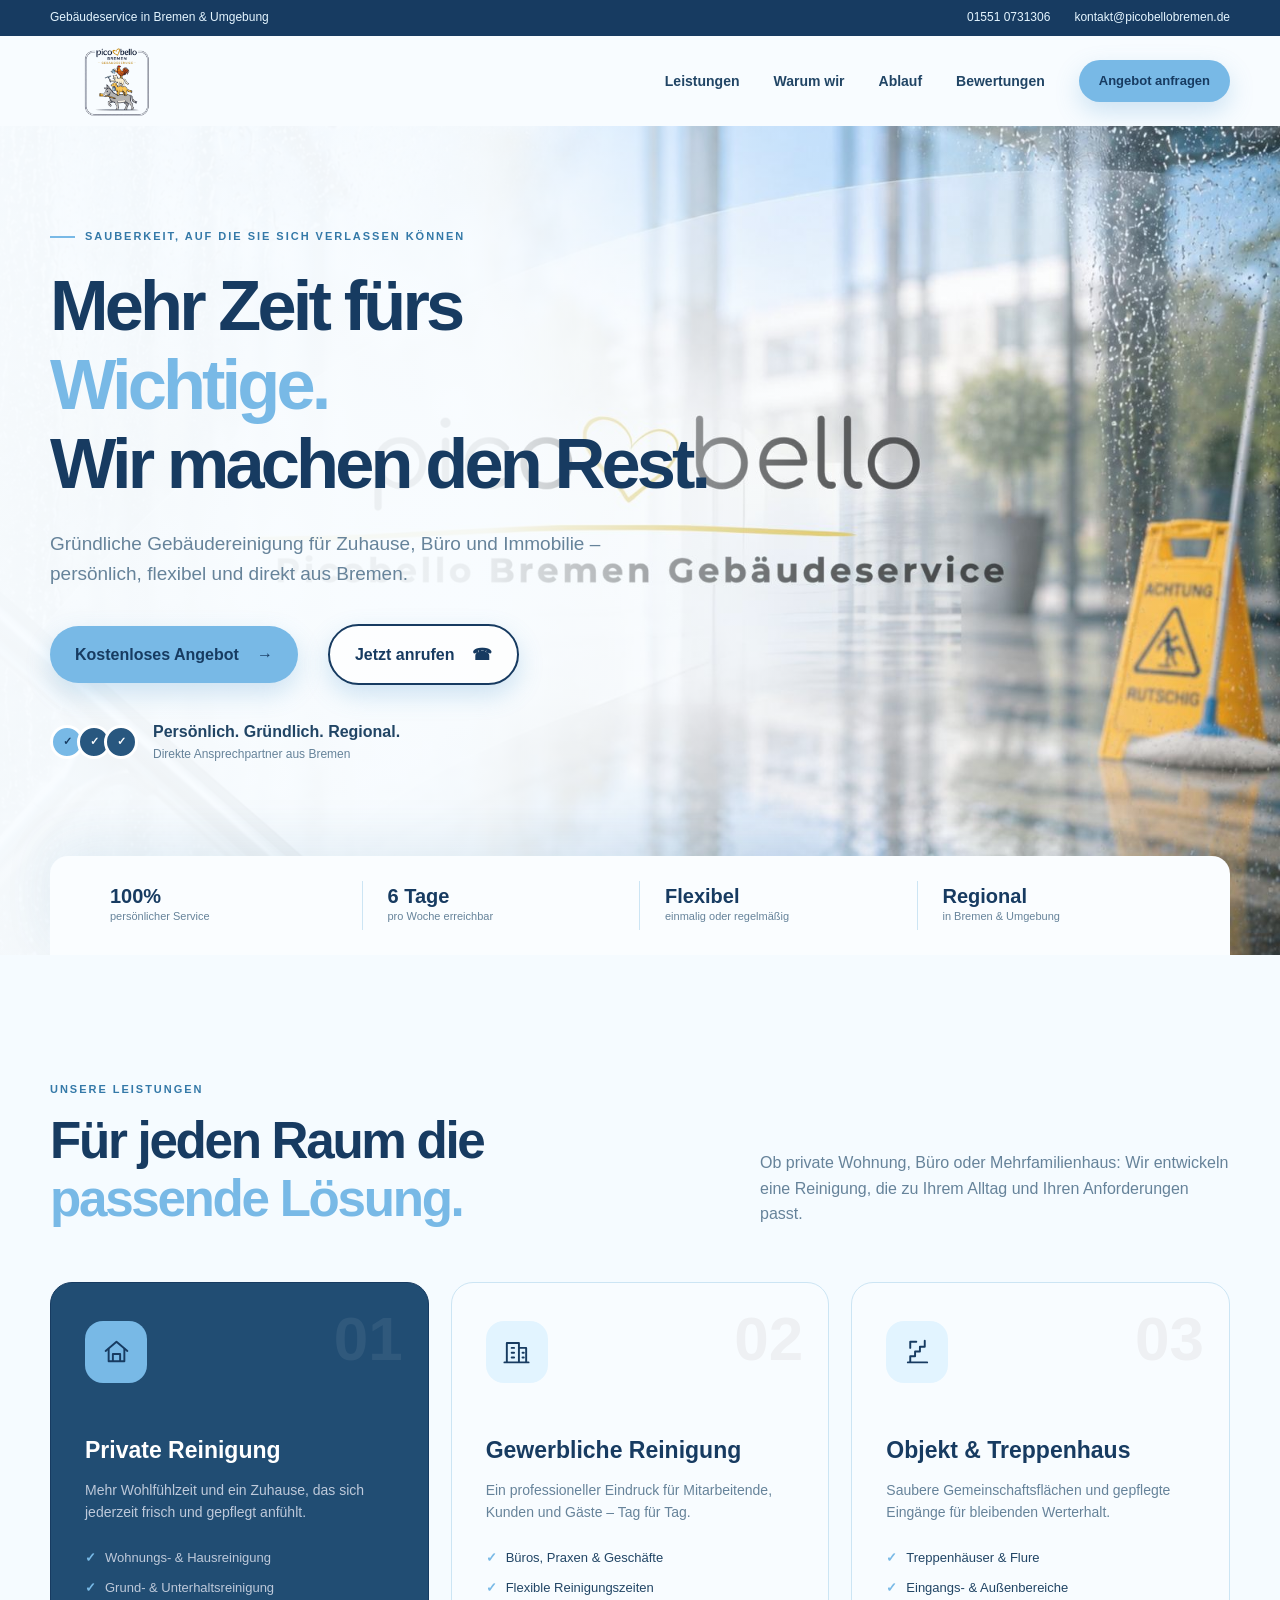
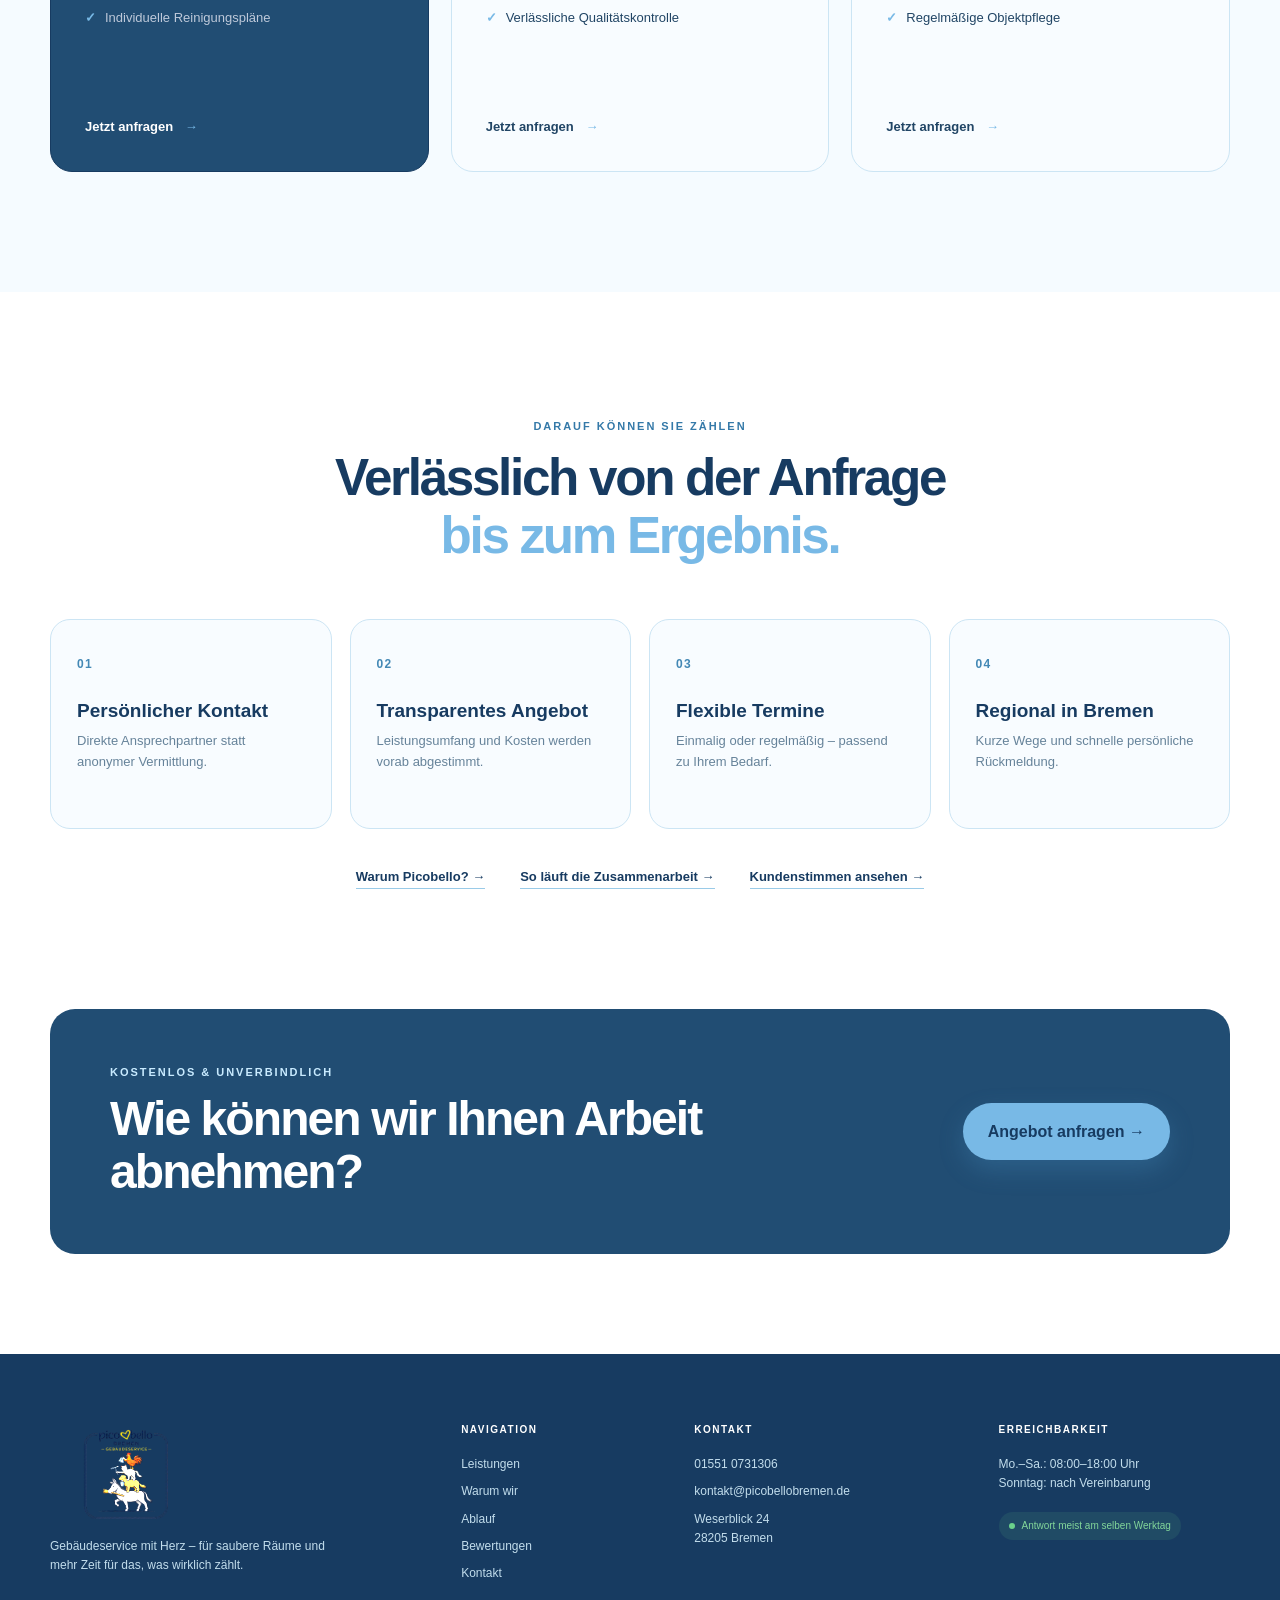
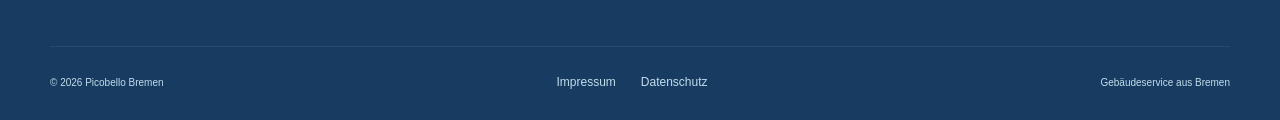
<file: index.html>
<!doctype html>
<html lang="de">
<head>
  <meta charset="UTF-8">
  <meta name="viewport" content="width=device-width, initial-scale=1.0">
  <meta name="description" content="Picobello Bremen – zuverlässige Gebäudereinigung für Privathaushalte, Büros, Praxen und Immobilien in Bremen und Umgebung.">
  <meta name="theme-color" content="#173b61">
  <meta name="robots" content="index, follow, max-image-preview:large">
  <link rel="canonical" href="https://picobellobremen.de/">
  <meta property="og:title" content="Picobello Bremen | Gebäudeservice mit Herz">
  <meta property="og:description" content="Gründliche Gebäudereinigung für Zuhause, Büro und Immobilie – persönlich, flexibel und direkt aus Bremen.">
  <meta property="og:type" content="website">
  <meta property="og:locale" content="de_DE">
  <meta property="og:url" content="https://picobellobremen.de/">
  <meta property="og:image" content="logo.png">
  <title>Picobello Bremen | Gebäudeservice mit Herz</title>
  <link rel="icon" href="logo.png" type="image/png">
  <link rel="stylesheet" href="styles.css">
  <script type="application/ld+json">
  {"@context":"https://schema.org","@type":"LocalBusiness","@id":"https://picobellobremen.de/#business","name":"Picobello Bremen Gebäudeservice","url":"https://picobellobremen.de/","logo":"https://picobellobremen.de/logo.png","telephone":"+49 1551 0731306","email":"kontakt@picobellobremen.de","description":"Gebäudereinigung für Privathaushalte, Büros, Praxen und Immobilien in Bremen und Umgebung.","address":{"@type":"PostalAddress","streetAddress":"Weserblick 24","postalCode":"28205","addressLocality":"Bremen","addressCountry":"DE"},"areaServed":{"@type":"City","name":"Bremen"},"openingHoursSpecification":[{"@type":"OpeningHoursSpecification","dayOfWeek":["Monday","Tuesday","Wednesday","Thursday","Friday","Saturday"],"opens":"08:00","closes":"18:00"}],"hasOfferCatalog":{"@type":"OfferCatalog","name":"Reinigungsleistungen","itemListElement":[{"@type":"Offer","itemOffered":{"@type":"Service","name":"Private Reinigung"}},{"@type":"Offer","itemOffered":{"@type":"Service","name":"Gewerbliche Reinigung"}},{"@type":"Offer","itemOffered":{"@type":"Service","name":"Objekt- und Treppenhausreinigung"}}]}}
  </script>
</head>
<body class="home-page">
  <div data-site-header></div>

  <main>
    <section class="hero">
      <div class="container hero-grid">
        <div class="hero-copy reveal">
          <div class="eyebrow"><span></span> Sauberkeit, auf die Sie sich verlassen können</div>
          <h1>Mehr Zeit fürs <em>Wichtige.</em><br>Wir machen den Rest.</h1>
          <p class="hero-lead">Gründliche Gebäudereinigung für Zuhause, Büro und Immobilie – persönlich, flexibel und direkt aus Bremen.</p>
          <div class="hero-actions">
            <a class="button" href="kontakt.html">Kostenloses Angebot <span>→</span></a>
            <a class="button button-secondary" href="tel:+4915510731306">Jetzt anrufen <span>☎</span></a>
          </div>
          <div class="trust-row"><div class="avatar-stack" aria-hidden="true"><span>✓</span><span>✓</span><span>✓</span></div><div><strong>Persönlich. Gründlich. Regional.</strong><p>Direkte Ansprechpartner aus Bremen</p></div></div>
        </div>
      </div>
      <div class="container stats-bar reveal">
        <div><strong>100%</strong><span>persönlicher Service</span></div>
        <div><strong>6 Tage</strong><span>pro Woche erreichbar</span></div>
        <div><strong>Flexibel</strong><span>einmalig oder regelmäßig</span></div>
        <div><strong>Regional</strong><span>in Bremen &amp; Umgebung</span></div>
      </div>
    </section>

    <section class="section services" id="leistungen">
      <div class="container">
        <div class="section-heading reveal">
          <div>
            <span class="kicker">Unsere Leistungen</span>
            <h2>Für jeden Raum die<br><em>passende Lösung.</em></h2>
          </div>
          <p>Ob private Wohnung, Büro oder Mehrfamilienhaus: Wir entwickeln eine Reinigung, die zu Ihrem Alltag und Ihren Anforderungen passt.</p>
        </div>
        <div class="service-grid">
          <article class="service-card featured reveal">
            <div class="service-number">01</div>
            <div class="service-icon">
              <svg viewBox="0 0 24 24" aria-hidden="true"><path d="M3 11.5 12 4l9 7.5"/><path d="M5.5 10v10h13V10M9 20v-6h6v6"/></svg>
            </div>
            <h3>Private Reinigung</h3>
            <p>Mehr Wohlfühlzeit und ein Zuhause, das sich jederzeit frisch und gepflegt anfühlt.</p>
            <ul>
              <li>Wohnungs- &amp; Hausreinigung</li>
              <li>Grund- &amp; Unterhaltsreinigung</li>
              <li>Individuelle Reinigungspläne</li>
            </ul>
            <a href="kontakt.html?service=privat">Jetzt anfragen <span>→</span></a>
          </article>
          <article class="service-card reveal delay-one">
            <div class="service-number">02</div>
            <div class="service-icon">
              <svg viewBox="0 0 24 24" aria-hidden="true"><path d="M4 21V5h10v16M14 9h6v12M8 9h2M8 13h2M8 17h2M17 13h1M17 17h1M2 21h20"/></svg>
            </div>
            <h3>Gewerbliche Reinigung</h3>
            <p>Ein professioneller Eindruck für Mitarbeitende, Kunden und Gäste – Tag für Tag.</p>
            <ul>
              <li>Büros, Praxen &amp; Geschäfte</li>
              <li>Flexible Reinigungszeiten</li>
              <li>Verlässliche Qualitätskontrolle</li>
            </ul>
            <a href="kontakt.html?service=gewerbe">Jetzt anfragen <span>→</span></a>
          </article>
          <article class="service-card reveal delay-two">
            <div class="service-number">03</div>
            <div class="service-icon">
              <svg viewBox="0 0 24 24" aria-hidden="true"><path d="M4 21h16M6 21v-5h4v-4h4V8h4V3M6 4h5M6 4v5"/></svg>
            </div>
            <h3>Objekt &amp; Treppenhaus</h3>
            <p>Saubere Gemeinschaftsflächen und gepflegte Eingänge für bleibenden Werterhalt.</p>
            <ul>
              <li>Treppenhäuser &amp; Flure</li>
              <li>Eingangs- &amp; Außenbereiche</li>
              <li>Regelmäßige Objektpflege</li>
            </ul>
            <a href="kontakt.html?service=objekt">Jetzt anfragen <span>→</span></a>
          </article>
        </div>
      </div>
    </section>

    <section class="home-trust section">
      <div class="container">
        <div class="section-heading centered reveal"><span class="kicker">Darauf können Sie zählen</span><h2>Verlässlich von der Anfrage<br><em>bis zum Ergebnis.</em></h2></div>
        <div class="trust-signal-grid">
          <article><span>01</span><h3>Persönlicher Kontakt</h3><p>Direkte Ansprechpartner statt anonymer Vermittlung.</p></article>
          <article><span>02</span><h3>Transparentes Angebot</h3><p>Leistungsumfang und Kosten werden vorab abgestimmt.</p></article>
          <article><span>03</span><h3>Flexible Termine</h3><p>Einmalig oder regelmäßig – passend zu Ihrem Bedarf.</p></article>
          <article><span>04</span><h3>Regional in Bremen</h3><p>Kurze Wege und schnelle persönliche Rückmeldung.</p></article>
        </div>
        <div class="home-link-row"><a href="warum-wir.html">Warum Picobello? →</a><a href="ablauf.html">So läuft die Zusammenarbeit →</a><a href="bewertungen.html">Kundenstimmen ansehen →</a></div>
      </div>
    </section>
    <section class="home-cta"><div class="container cta-panel"><div><span class="kicker">Kostenlos &amp; unverbindlich</span><h2>Wie können wir Ihnen Arbeit abnehmen?</h2></div><a class="button" href="kontakt.html">Angebot anfragen →</a></div></section>
  </main>

  <div data-site-footer></div>
  <script src="components.js"></script>
  <script src="script.js"></script>
</body>
</html>
</file>
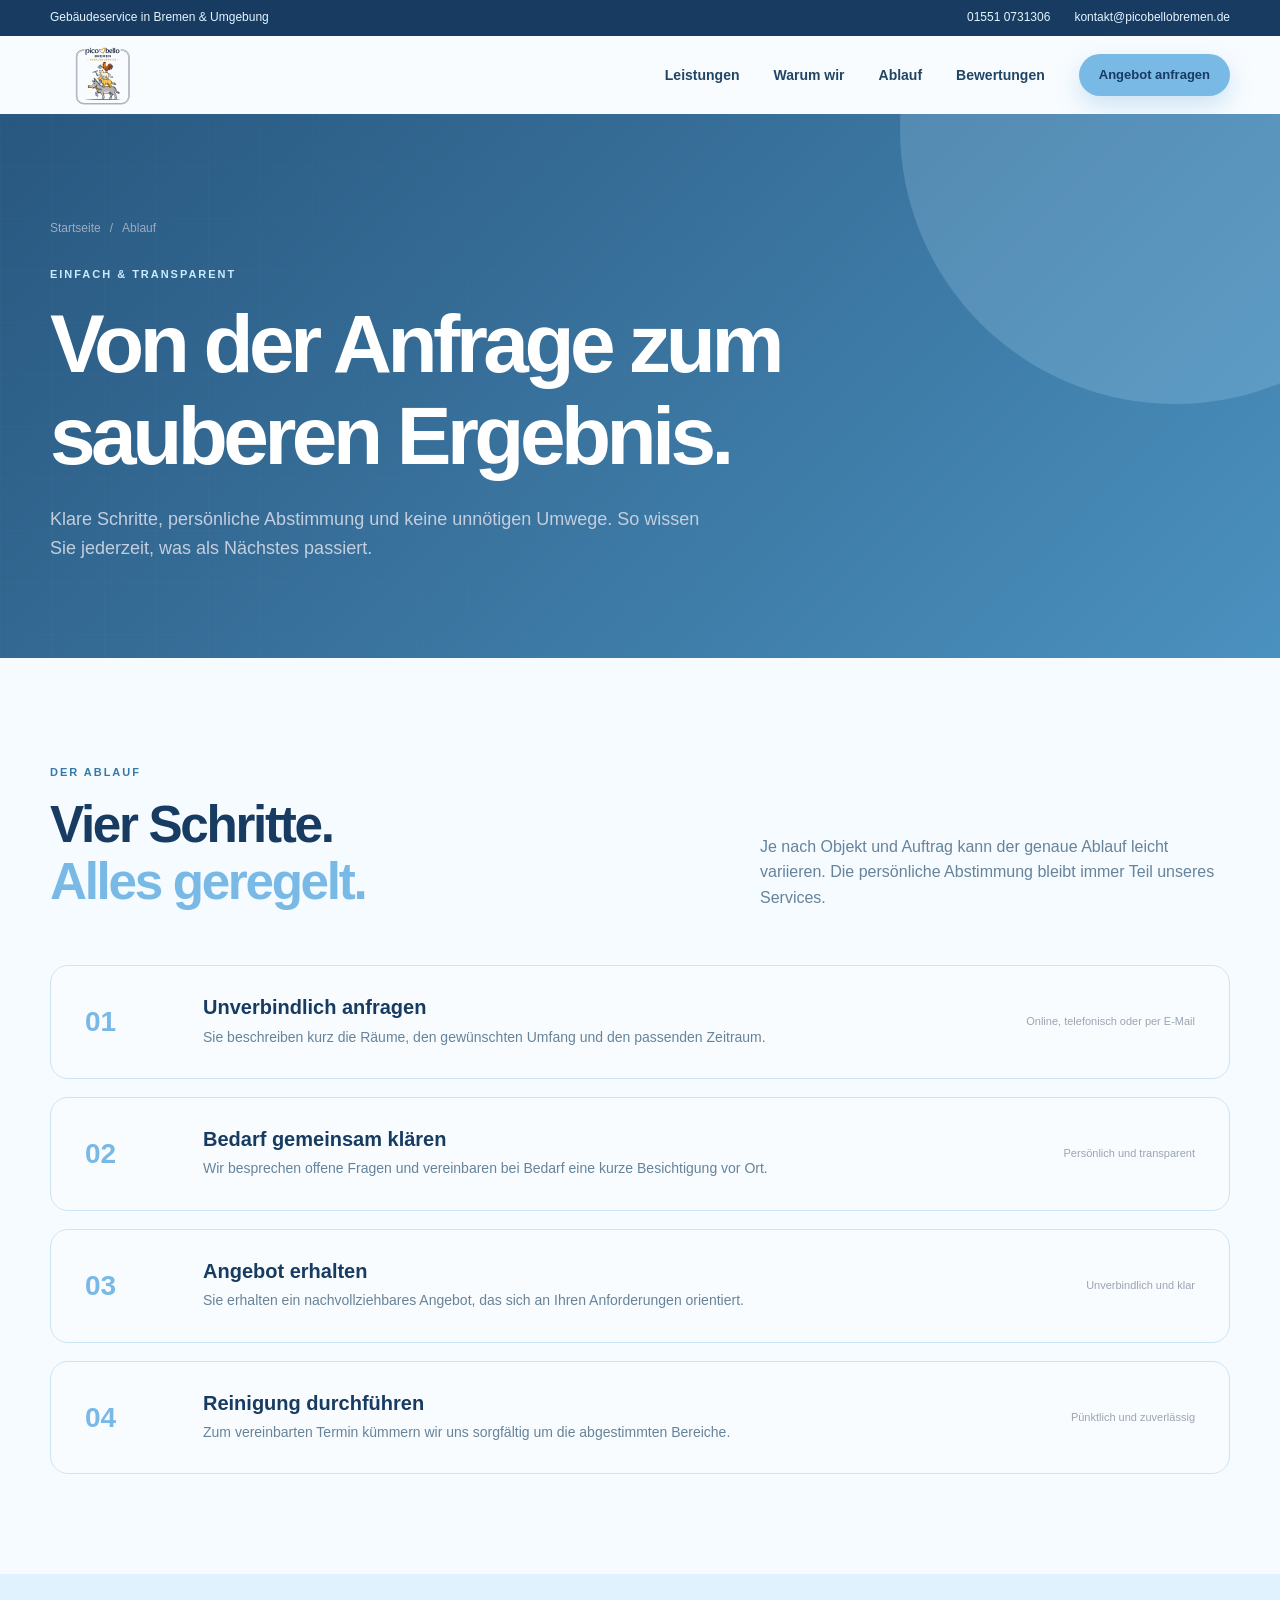
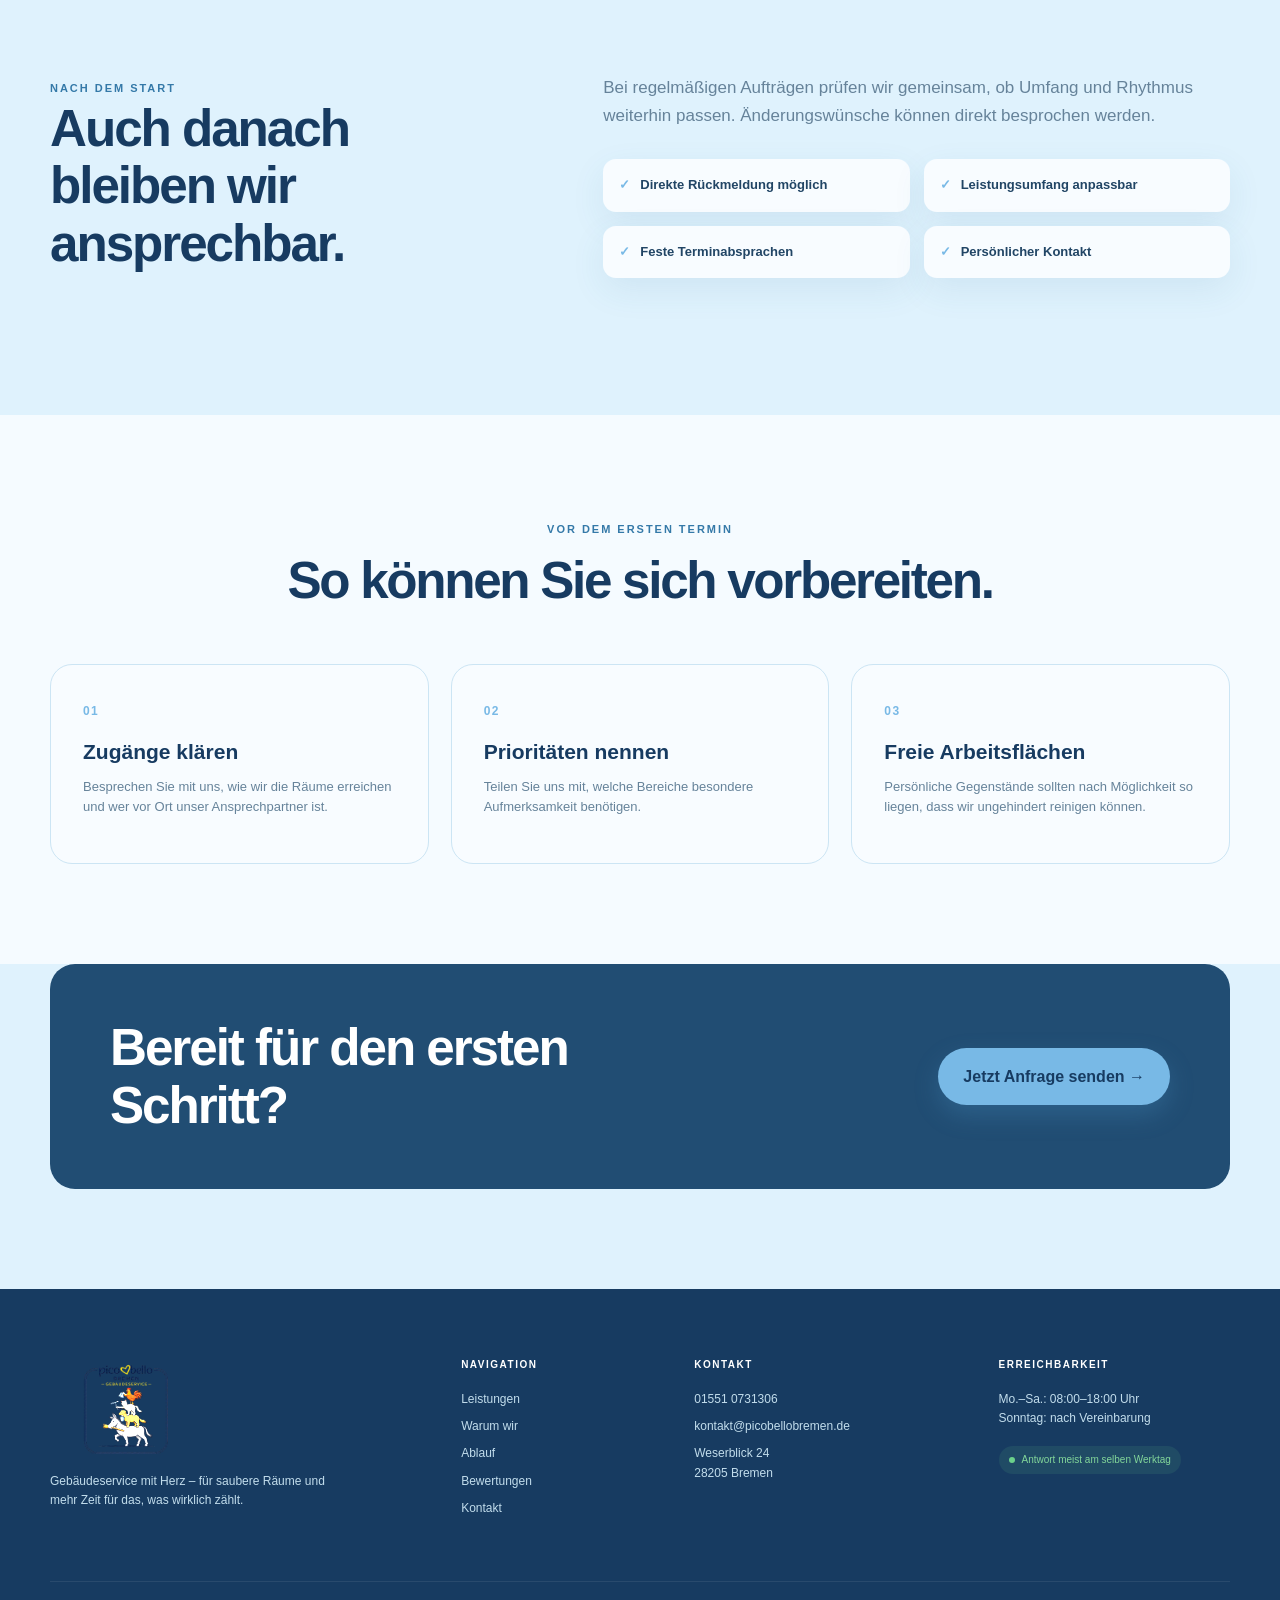
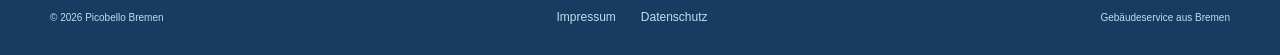
<file: ablauf.html>
<!doctype html>
<html lang="de">
<head><meta charset="UTF-8"><meta name="viewport" content="width=device-width, initial-scale=1.0"><meta name="description" content="Von der Anfrage bis zur Reinigung: So läuft die Zusammenarbeit mit Picobello Bremen ab."><meta name="robots" content="index, follow"><meta name="theme-color" content="#173b61"><link rel="canonical" href="https://picobellobremen.de/ablauf.html"><title>Ablauf der Gebäudereinigung | Picobello Bremen</title><link rel="icon" href="logo.png" type="image/png"><link rel="stylesheet" href="styles.css"></head>
<body>
  <div data-site-header></div>
  <main>
    <section class="page-hero"><div class="container"><div class="breadcrumb"><a href="index.html">Startseite</a><span>/</span><span>Ablauf</span></div><span class="kicker">Einfach &amp; transparent</span><h1>Von der Anfrage zum sauberen Ergebnis.</h1><p>Klare Schritte, persönliche Abstimmung und keine unnötigen Umwege. So wissen Sie jederzeit, was als Nächstes passiert.</p></div></section>
    <section class="page-section"><div class="container"><div class="section-heading"><div><span class="kicker">Der Ablauf</span><h2>Vier Schritte.<br><em>Alles geregelt.</em></h2></div><p>Je nach Objekt und Auftrag kann der genaue Ablauf leicht variieren. Die persönliche Abstimmung bleibt immer Teil unseres Services.</p></div><div class="wide-steps">
      <article class="wide-step"><div><h3>Unverbindlich anfragen</h3><p>Sie beschreiben kurz die Räume, den gewünschten Umfang und den passenden Zeitraum.</p></div><small>Online, telefonisch oder per E-Mail</small></article>
      <article class="wide-step"><div><h3>Bedarf gemeinsam klären</h3><p>Wir besprechen offene Fragen und vereinbaren bei Bedarf eine kurze Besichtigung vor Ort.</p></div><small>Persönlich und transparent</small></article>
      <article class="wide-step"><div><h3>Angebot erhalten</h3><p>Sie erhalten ein nachvollziehbares Angebot, das sich an Ihren Anforderungen orientiert.</p></div><small>Unverbindlich und klar</small></article>
      <article class="wide-step"><div><h3>Reinigung durchführen</h3><p>Zum vereinbarten Termin kümmern wir uns sorgfältig um die abgestimmten Bereiche.</p></div><small>Pünktlich und zuverlässig</small></article>
    </div></div></section>
    <section class="page-section alt"><div class="container page-intro"><div><span class="kicker">Nach dem Start</span><h2>Auch danach bleiben wir ansprechbar.</h2></div><div class="page-intro-copy"><p>Bei regelmäßigen Aufträgen prüfen wir gemeinsam, ob Umfang und Rhythmus weiterhin passen. Änderungswünsche können direkt besprochen werden.</p><div class="check-grid"><div class="check-item"><span>✓</span>Direkte Rückmeldung möglich</div><div class="check-item"><span>✓</span>Leistungsumfang anpassbar</div><div class="check-item"><span>✓</span>Feste Terminabsprachen</div><div class="check-item"><span>✓</span>Persönlicher Kontakt</div></div></div></div></section>
    <section class="page-section"><div class="container"><div class="section-heading centered"><span class="kicker">Vor dem ersten Termin</span><h2>So können Sie sich vorbereiten.</h2></div><div class="detail-grid"><article class="detail-card"><span class="number">01</span><h3>Zugänge klären</h3><p>Besprechen Sie mit uns, wie wir die Räume erreichen und wer vor Ort unser Ansprechpartner ist.</p></article><article class="detail-card"><span class="number">02</span><h3>Prioritäten nennen</h3><p>Teilen Sie uns mit, welche Bereiche besondere Aufmerksamkeit benötigen.</p></article><article class="detail-card"><span class="number">03</span><h3>Freie Arbeitsflächen</h3><p>Persönliche Gegenstände sollten nach Möglichkeit so liegen, dass wir ungehindert reinigen können.</p></article></div></div></section>
    <section class="cta-section"><div class="container"><div class="cta-panel"><h2>Bereit für den ersten Schritt?</h2><a class="button" href="kontakt.html">Jetzt Anfrage senden →</a></div></div></section>
  </main>
  <div data-site-footer></div><script src="components.js"></script><script src="script.js"></script>
</body>
</html>
</file>
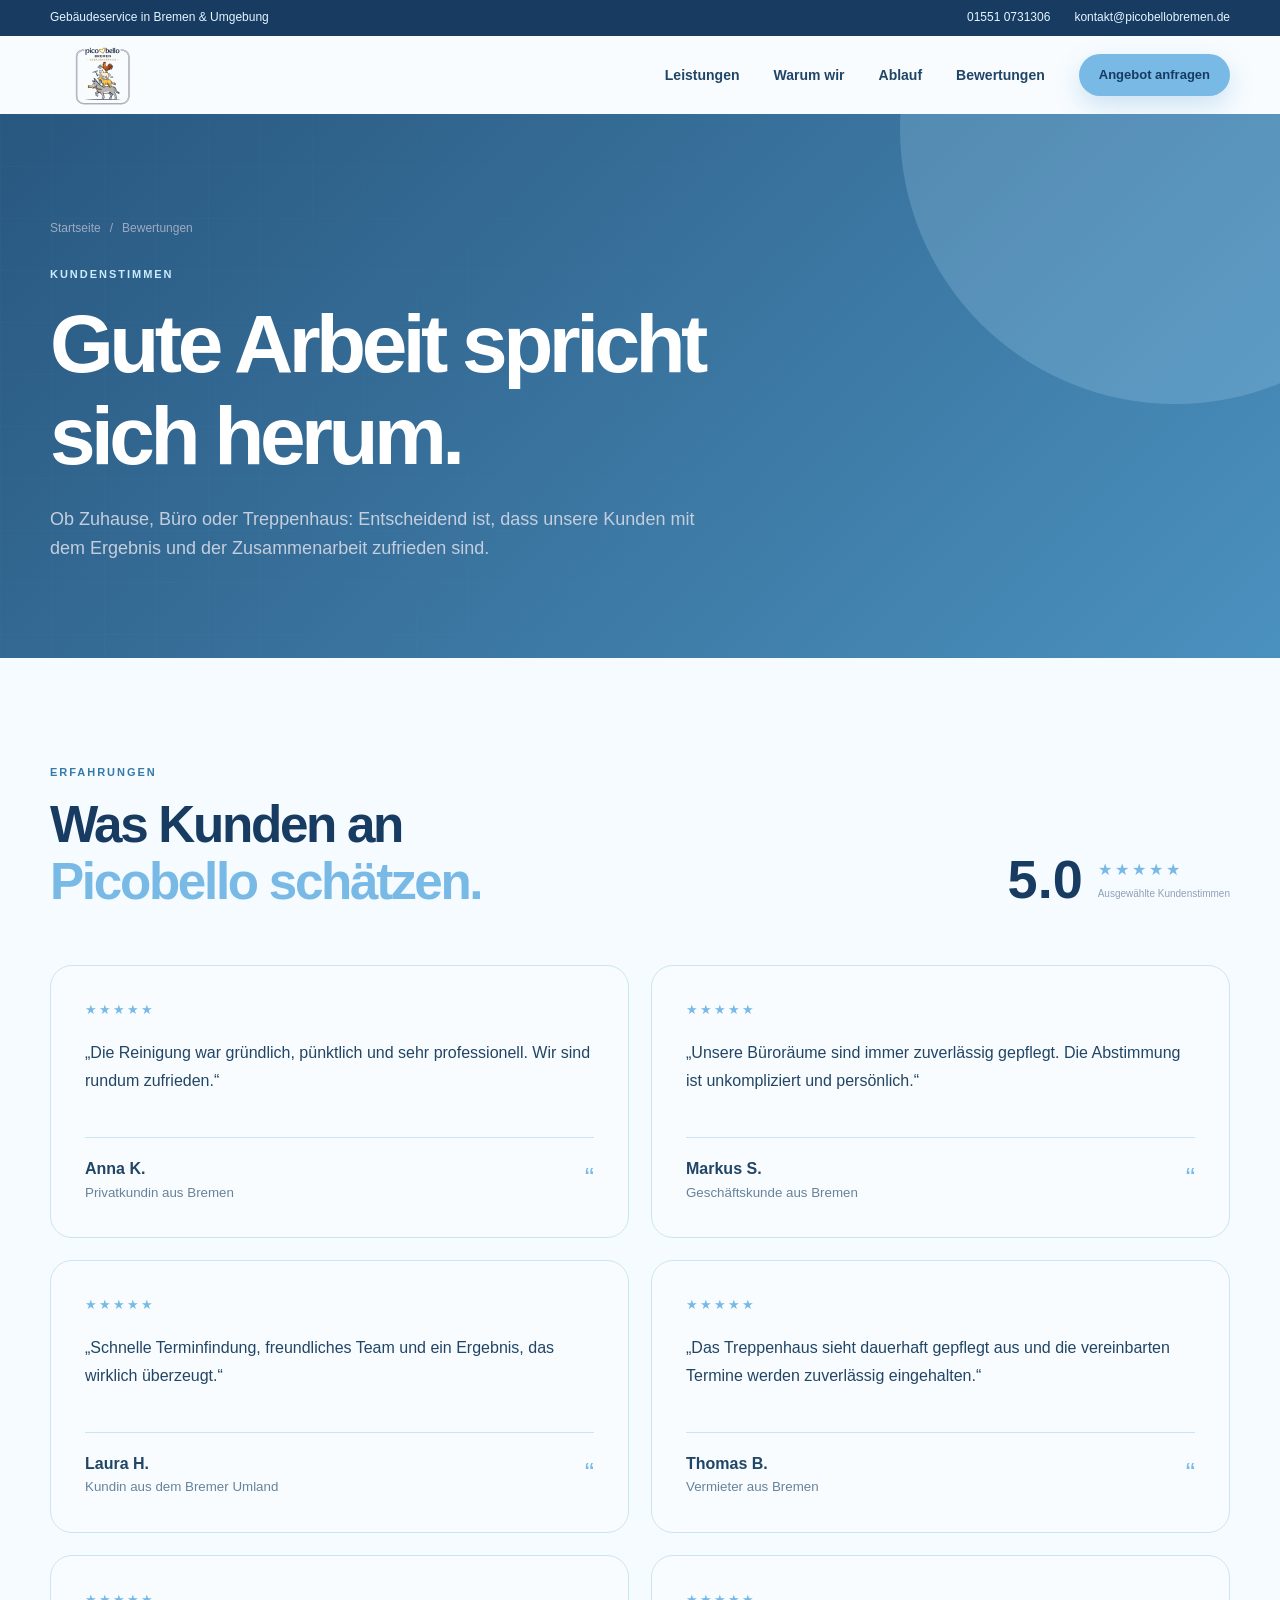
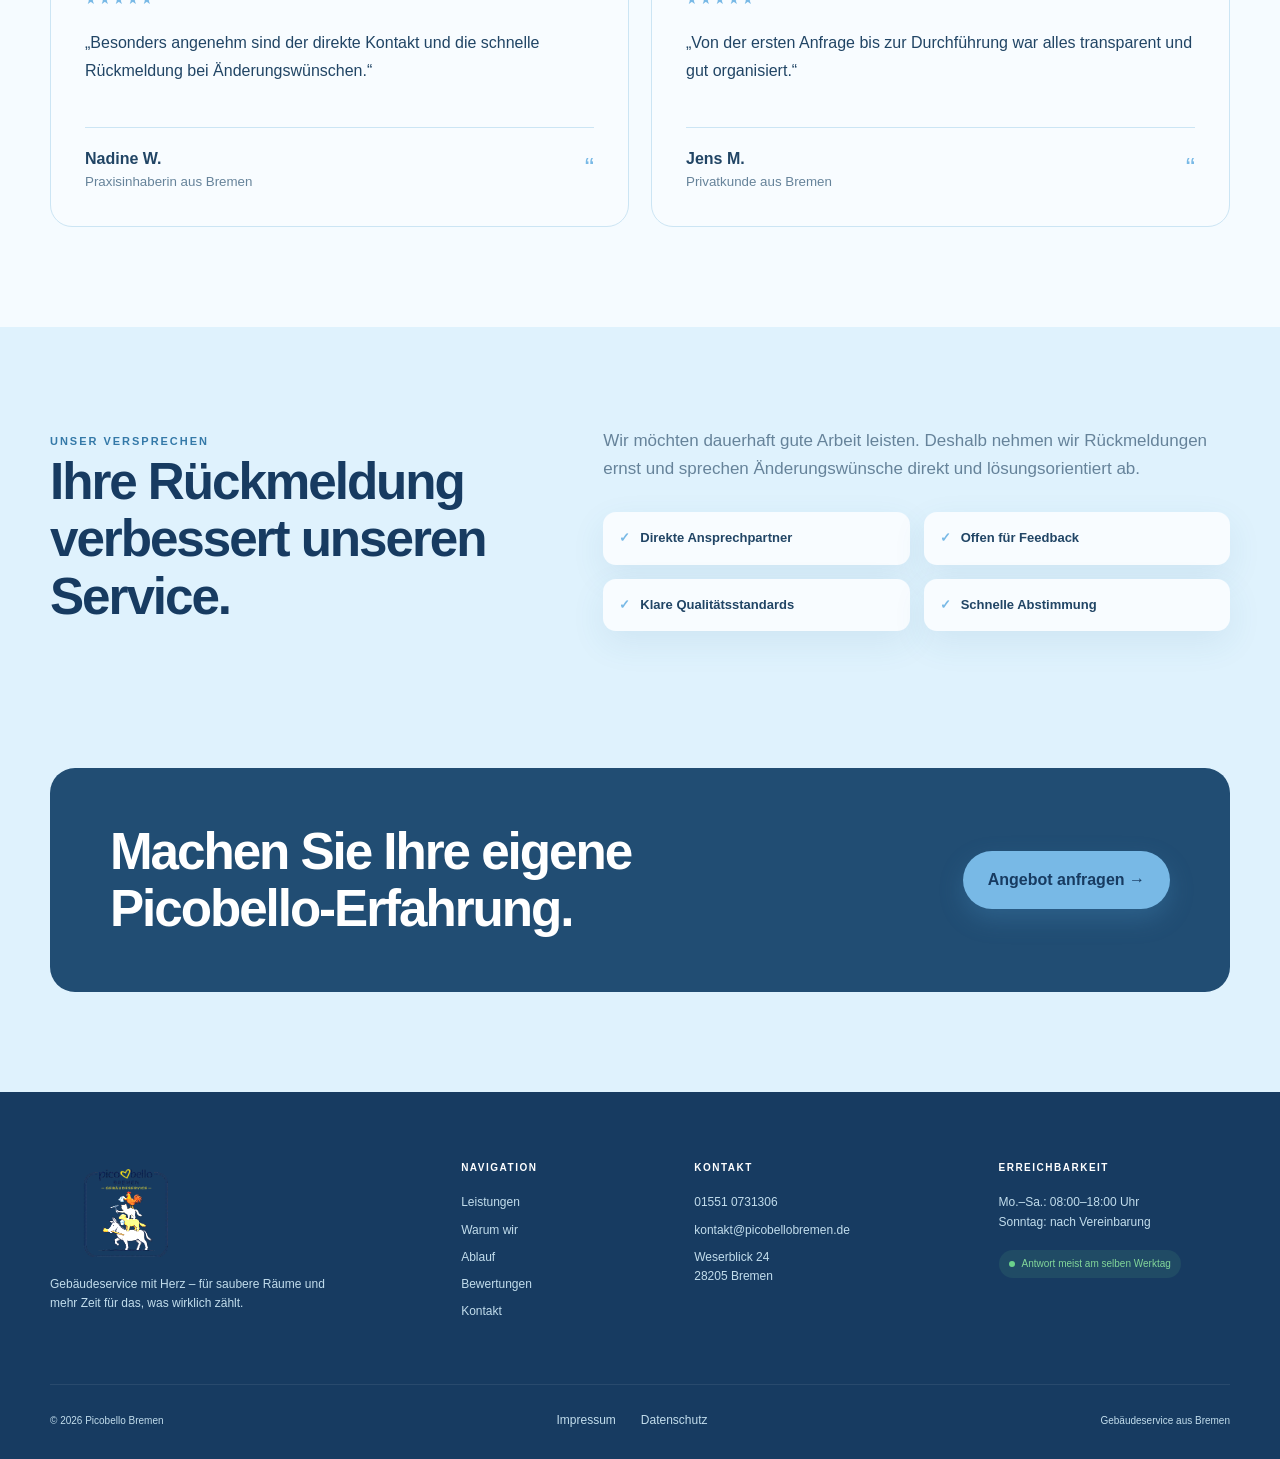
<file: bewertungen.html>
<!doctype html>
<html lang="de">
<head><meta charset="UTF-8"><meta name="viewport" content="width=device-width, initial-scale=1.0"><meta name="description" content="Kundenstimmen und Erfahrungen mit dem Gebäudeservice von Picobello Bremen."><meta name="robots" content="index, follow"><meta name="theme-color" content="#173b61"><link rel="canonical" href="https://picobellobremen.de/bewertungen.html"><title>Kundenstimmen | Picobello Bremen Gebäudeservice</title><link rel="icon" href="logo.png" type="image/png"><link rel="stylesheet" href="styles.css"></head>
<body>
  <div data-site-header></div>
  <main>
    <section class="page-hero"><div class="container"><div class="breadcrumb"><a href="index.html">Startseite</a><span>/</span><span>Bewertungen</span></div><span class="kicker">Kundenstimmen</span><h1>Gute Arbeit spricht sich herum.</h1><p>Ob Zuhause, Büro oder Treppenhaus: Entscheidend ist, dass unsere Kunden mit dem Ergebnis und der Zusammenarbeit zufrieden sind.</p></div></section>
    <section class="page-section"><div class="container"><div class="section-heading"><div><span class="kicker">Erfahrungen</span><h2>Was Kunden an<br><em>Picobello schätzen.</em></h2></div><div class="rating-summary"><strong style="color:var(--navy)">5.0</strong><div><span>★★★★★</span><small>Ausgewählte Kundenstimmen</small></div></div></div><div class="review-wall">
      <article class="review-card"><div class="stars">★★★★★</div><p>„Die Reinigung war gründlich, pünktlich und sehr professionell. Wir sind rundum zufrieden.“</p><div class="review-author"><div><strong>Anna K.</strong><small>Privatkundin aus Bremen</small></div><span>“</span></div></article>
      <article class="review-card"><div class="stars">★★★★★</div><p>„Unsere Büroräume sind immer zuverlässig gepflegt. Die Abstimmung ist unkompliziert und persönlich.“</p><div class="review-author"><div><strong>Markus S.</strong><small>Geschäftskunde aus Bremen</small></div><span>“</span></div></article>
      <article class="review-card"><div class="stars">★★★★★</div><p>„Schnelle Terminfindung, freundliches Team und ein Ergebnis, das wirklich überzeugt.“</p><div class="review-author"><div><strong>Laura H.</strong><small>Kundin aus dem Bremer Umland</small></div><span>“</span></div></article>
      <article class="review-card"><div class="stars">★★★★★</div><p>„Das Treppenhaus sieht dauerhaft gepflegt aus und die vereinbarten Termine werden zuverlässig eingehalten.“</p><div class="review-author"><div><strong>Thomas B.</strong><small>Vermieter aus Bremen</small></div><span>“</span></div></article>
      <article class="review-card"><div class="stars">★★★★★</div><p>„Besonders angenehm sind der direkte Kontakt und die schnelle Rückmeldung bei Änderungswünschen.“</p><div class="review-author"><div><strong>Nadine W.</strong><small>Praxisinhaberin aus Bremen</small></div><span>“</span></div></article>
      <article class="review-card"><div class="stars">★★★★★</div><p>„Von der ersten Anfrage bis zur Durchführung war alles transparent und gut organisiert.“</p><div class="review-author"><div><strong>Jens M.</strong><small>Privatkunde aus Bremen</small></div><span>“</span></div></article>
    </div></div></section>
    <section class="page-section alt"><div class="container page-intro"><div><span class="kicker">Unser Versprechen</span><h2>Ihre Rückmeldung verbessert unseren Service.</h2></div><div class="page-intro-copy"><p>Wir möchten dauerhaft gute Arbeit leisten. Deshalb nehmen wir Rückmeldungen ernst und sprechen Änderungswünsche direkt und lösungsorientiert ab.</p><div class="check-grid"><div class="check-item"><span>✓</span>Direkte Ansprechpartner</div><div class="check-item"><span>✓</span>Offen für Feedback</div><div class="check-item"><span>✓</span>Klare Qualitätsstandards</div><div class="check-item"><span>✓</span>Schnelle Abstimmung</div></div></div></div></section>
    <section class="cta-section"><div class="container"><div class="cta-panel"><h2>Machen Sie Ihre eigene Picobello-Erfahrung.</h2><a class="button" href="kontakt.html">Angebot anfragen →</a></div></div></section>
  </main>
  <div data-site-footer></div><script src="components.js"></script><script src="script.js"></script>
</body>
</html>
</file>
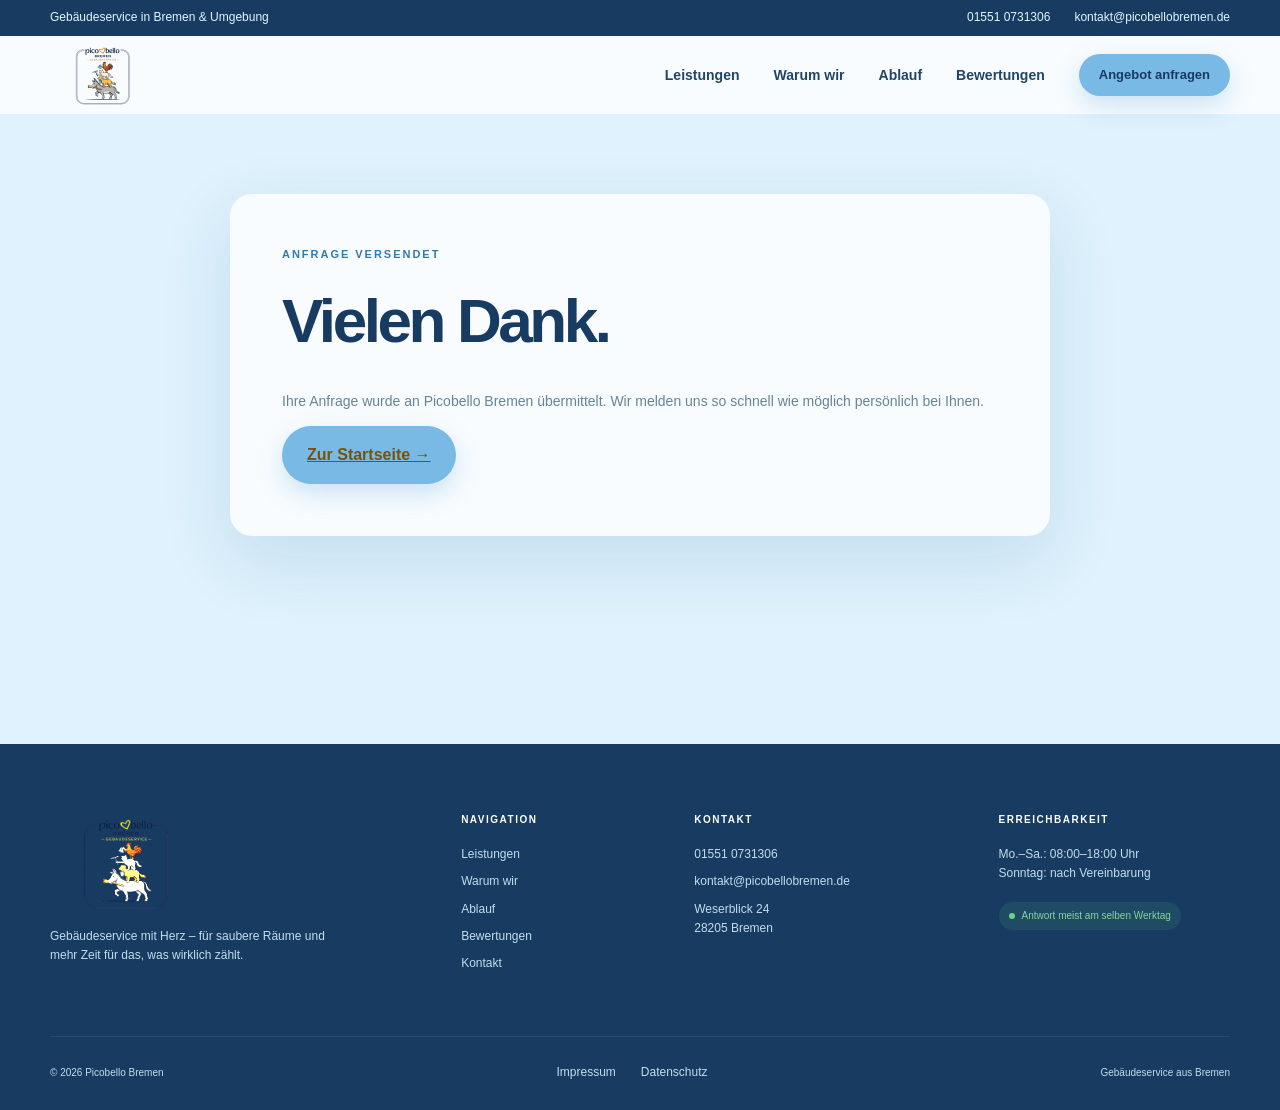
<file: danke.html>
<!doctype html>
<html lang="de">
<head>
  <meta charset="UTF-8">
  <meta name="viewport" content="width=device-width, initial-scale=1.0">
  <meta name="robots" content="noindex, follow">
  <meta name="theme-color" content="#173b61">
  <title>Vielen Dank | Picobello Bremen</title>
  <link rel="icon" href="logo.png" type="image/png">
  <link rel="stylesheet" href="styles.css">
</head>
<body>
  <div data-site-header></div>
  <main class="legal-main">
    <article class="container legal-content">
      <span class="kicker">Anfrage versendet</span>
      <h1>Vielen Dank.</h1>
      <p>Ihre Anfrage wurde an Picobello Bremen übermittelt. Wir melden uns so schnell wie möglich persönlich bei Ihnen.</p>
      <a class="button" href="index.html">Zur Startseite →</a>
    </article>
  </main>
  <div data-site-footer></div>
  <script src="components.js"></script>
  <script src="script.js"></script>
</body>
</html>
</file>
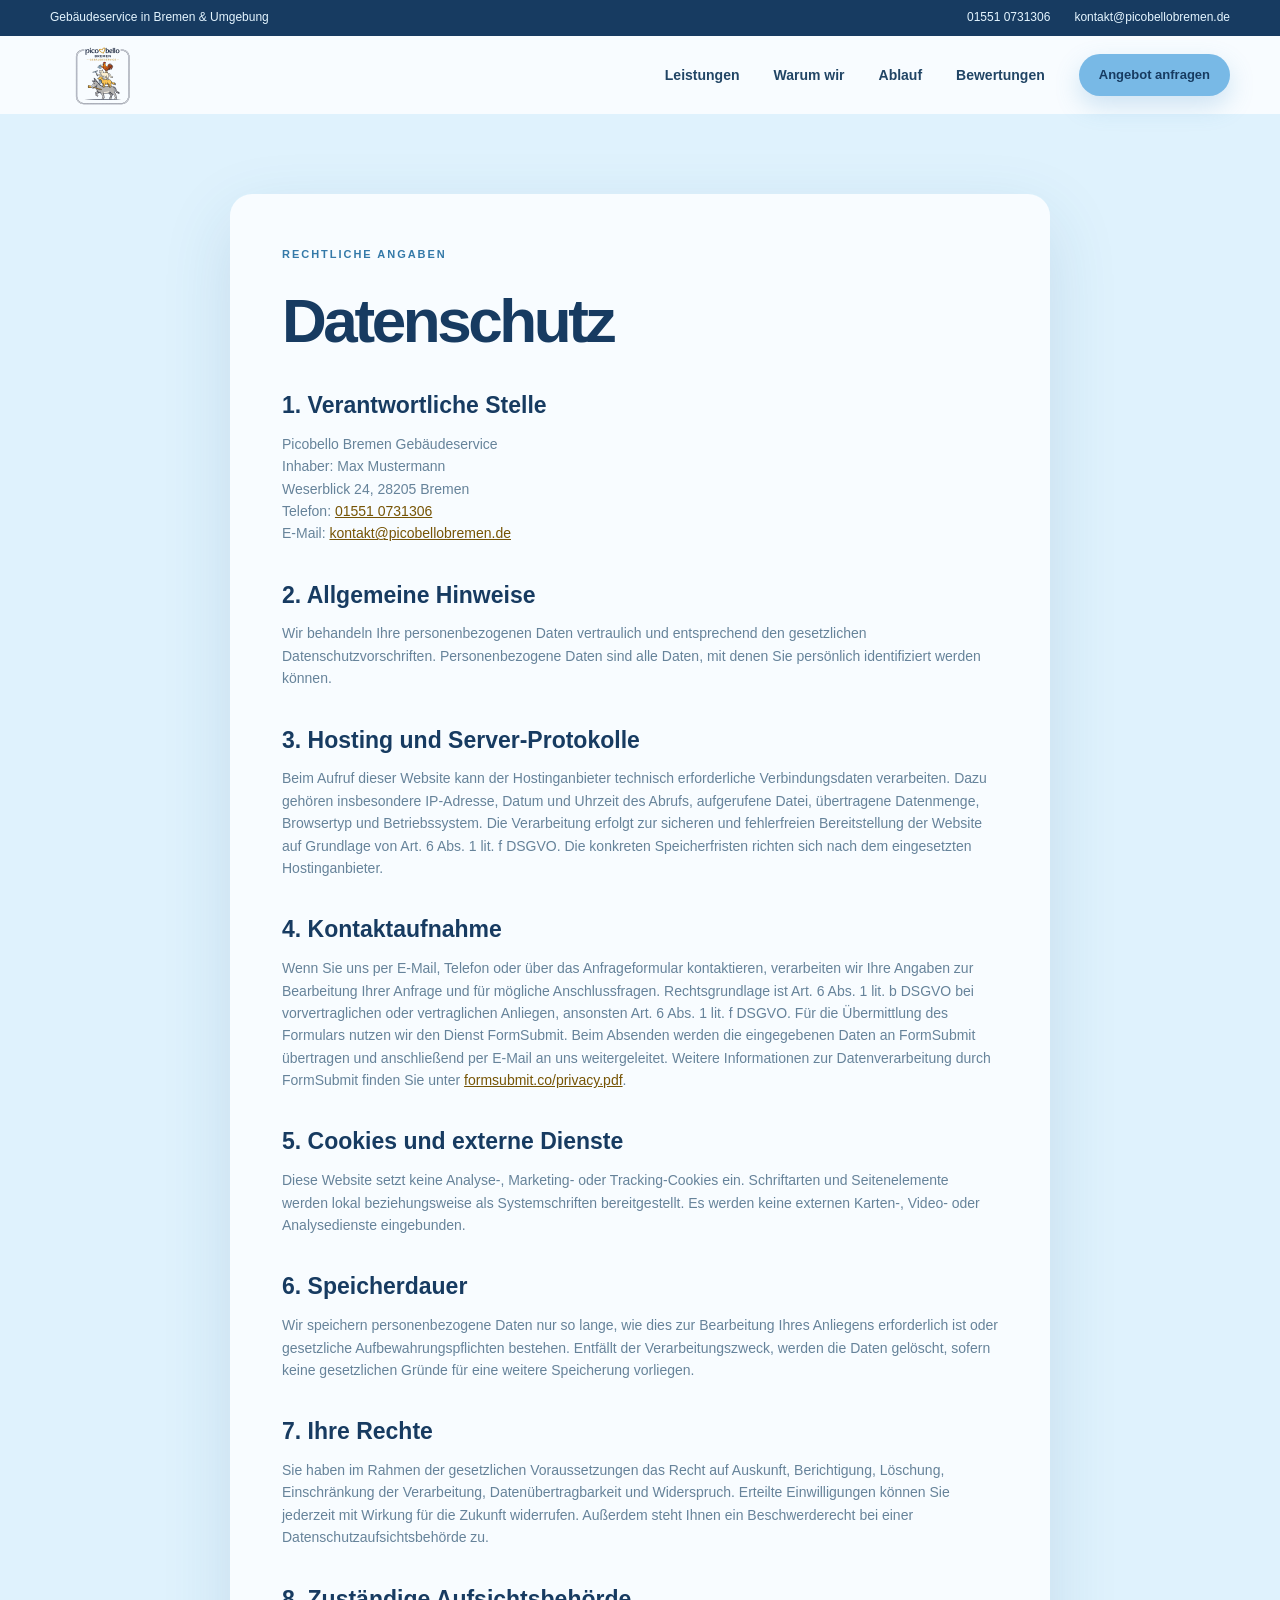
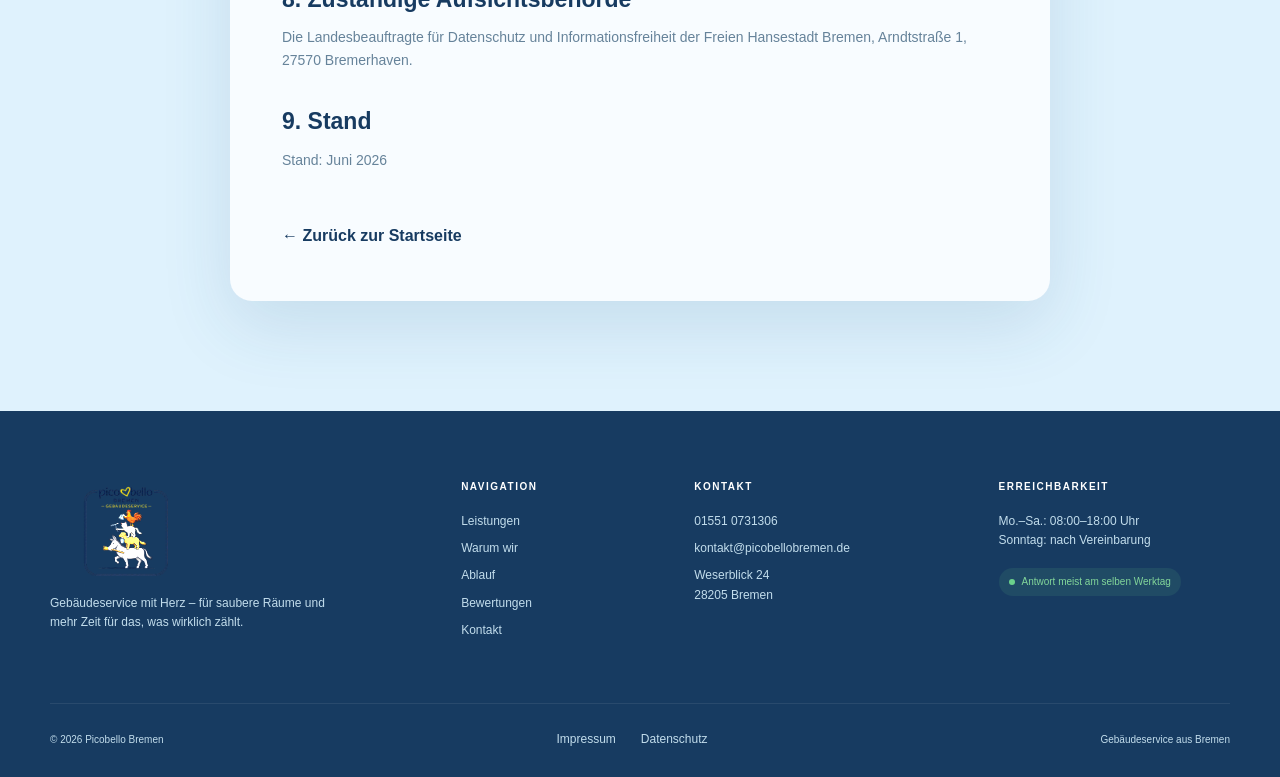
<file: datenschutz.html>
<!doctype html>
<html lang="de">
<head>
  <meta charset="UTF-8">
  <meta name="viewport" content="width=device-width, initial-scale=1.0">
  <meta name="robots" content="noindex">
  <meta name="theme-color" content="#173b61">
  <title>Datenschutz | Picobello Bremen</title>
  <link rel="icon" href="logo.png" type="image/png">
  <link rel="stylesheet" href="styles.css">
</head>
<body>
  <div data-site-header></div>
  <main class="legal-main">
    <article class="container legal-content">
      <span class="kicker">Rechtliche Angaben</span>
      <h1>Datenschutz</h1>

      <h2>1. Verantwortliche Stelle</h2>
      <address>
        <p>Picobello Bremen Gebäudeservice<br>
        Inhaber: Max Mustermann<br>
        Weserblick 24, 28205 Bremen<br>
        Telefon: <a href="tel:+4915510731306">01551 0731306</a><br>
        E-Mail: <a href="mailto:kontakt@picobellobremen.de">kontakt@picobellobremen.de</a></p>
      </address>

      <h2>2. Allgemeine Hinweise</h2>
      <p>Wir behandeln Ihre personenbezogenen Daten vertraulich und entsprechend den gesetzlichen Datenschutzvorschriften. Personenbezogene Daten sind alle Daten, mit denen Sie persönlich identifiziert werden können.</p>

      <h2>3. Hosting und Server-Protokolle</h2>
      <p>Beim Aufruf dieser Website kann der Hostinganbieter technisch erforderliche Verbindungsdaten verarbeiten. Dazu gehören insbesondere IP-Adresse, Datum und Uhrzeit des Abrufs, aufgerufene Datei, übertragene Datenmenge, Browsertyp und Betriebssystem. Die Verarbeitung erfolgt zur sicheren und fehlerfreien Bereitstellung der Website auf Grundlage von Art. 6 Abs. 1 lit. f DSGVO. Die konkreten Speicherfristen richten sich nach dem eingesetzten Hostinganbieter.</p>

      <h2>4. Kontaktaufnahme</h2>
      <p>Wenn Sie uns per E-Mail, Telefon oder über das Anfrageformular kontaktieren, verarbeiten wir Ihre Angaben zur Bearbeitung Ihrer Anfrage und für mögliche Anschlussfragen. Rechtsgrundlage ist Art. 6 Abs. 1 lit. b DSGVO bei vorvertraglichen oder vertraglichen Anliegen, ansonsten Art. 6 Abs. 1 lit. f DSGVO. Für die Übermittlung des Formulars nutzen wir den Dienst FormSubmit. Beim Absenden werden die eingegebenen Daten an FormSubmit übertragen und anschließend per E-Mail an uns weitergeleitet. Weitere Informationen zur Datenverarbeitung durch FormSubmit finden Sie unter <a href="https://formsubmit.co/privacy.pdf" rel="noopener noreferrer">formsubmit.co/privacy.pdf</a>.</p>

      <h2>5. Cookies und externe Dienste</h2>
      <p>Diese Website setzt keine Analyse-, Marketing- oder Tracking-Cookies ein. Schriftarten und Seitenelemente werden lokal beziehungsweise als Systemschriften bereitgestellt. Es werden keine externen Karten-, Video- oder Analysedienste eingebunden.</p>

      <h2>6. Speicherdauer</h2>
      <p>Wir speichern personenbezogene Daten nur so lange, wie dies zur Bearbeitung Ihres Anliegens erforderlich ist oder gesetzliche Aufbewahrungspflichten bestehen. Entfällt der Verarbeitungszweck, werden die Daten gelöscht, sofern keine gesetzlichen Gründe für eine weitere Speicherung vorliegen.</p>

      <h2>7. Ihre Rechte</h2>
      <p>Sie haben im Rahmen der gesetzlichen Voraussetzungen das Recht auf Auskunft, Berichtigung, Löschung, Einschränkung der Verarbeitung, Datenübertragbarkeit und Widerspruch. Erteilte Einwilligungen können Sie jederzeit mit Wirkung für die Zukunft widerrufen. Außerdem steht Ihnen ein Beschwerderecht bei einer Datenschutzaufsichtsbehörde zu.</p>

      <h2>8. Zuständige Aufsichtsbehörde</h2>
      <p>Die Landesbeauftragte für Datenschutz und Informationsfreiheit der Freien Hansestadt Bremen, Arndtstraße 1, 27570 Bremerhaven.</p>

      <h2>9. Stand</h2>
      <p>Stand: Juni 2026</p>

      <a class="legal-back" href="index.html">← Zurück zur Startseite</a>
    </article>
  </main>
  <div data-site-footer></div>
  <script src="components.js"></script>
  <script src="script.js"></script>
</body>
</html>
</file>
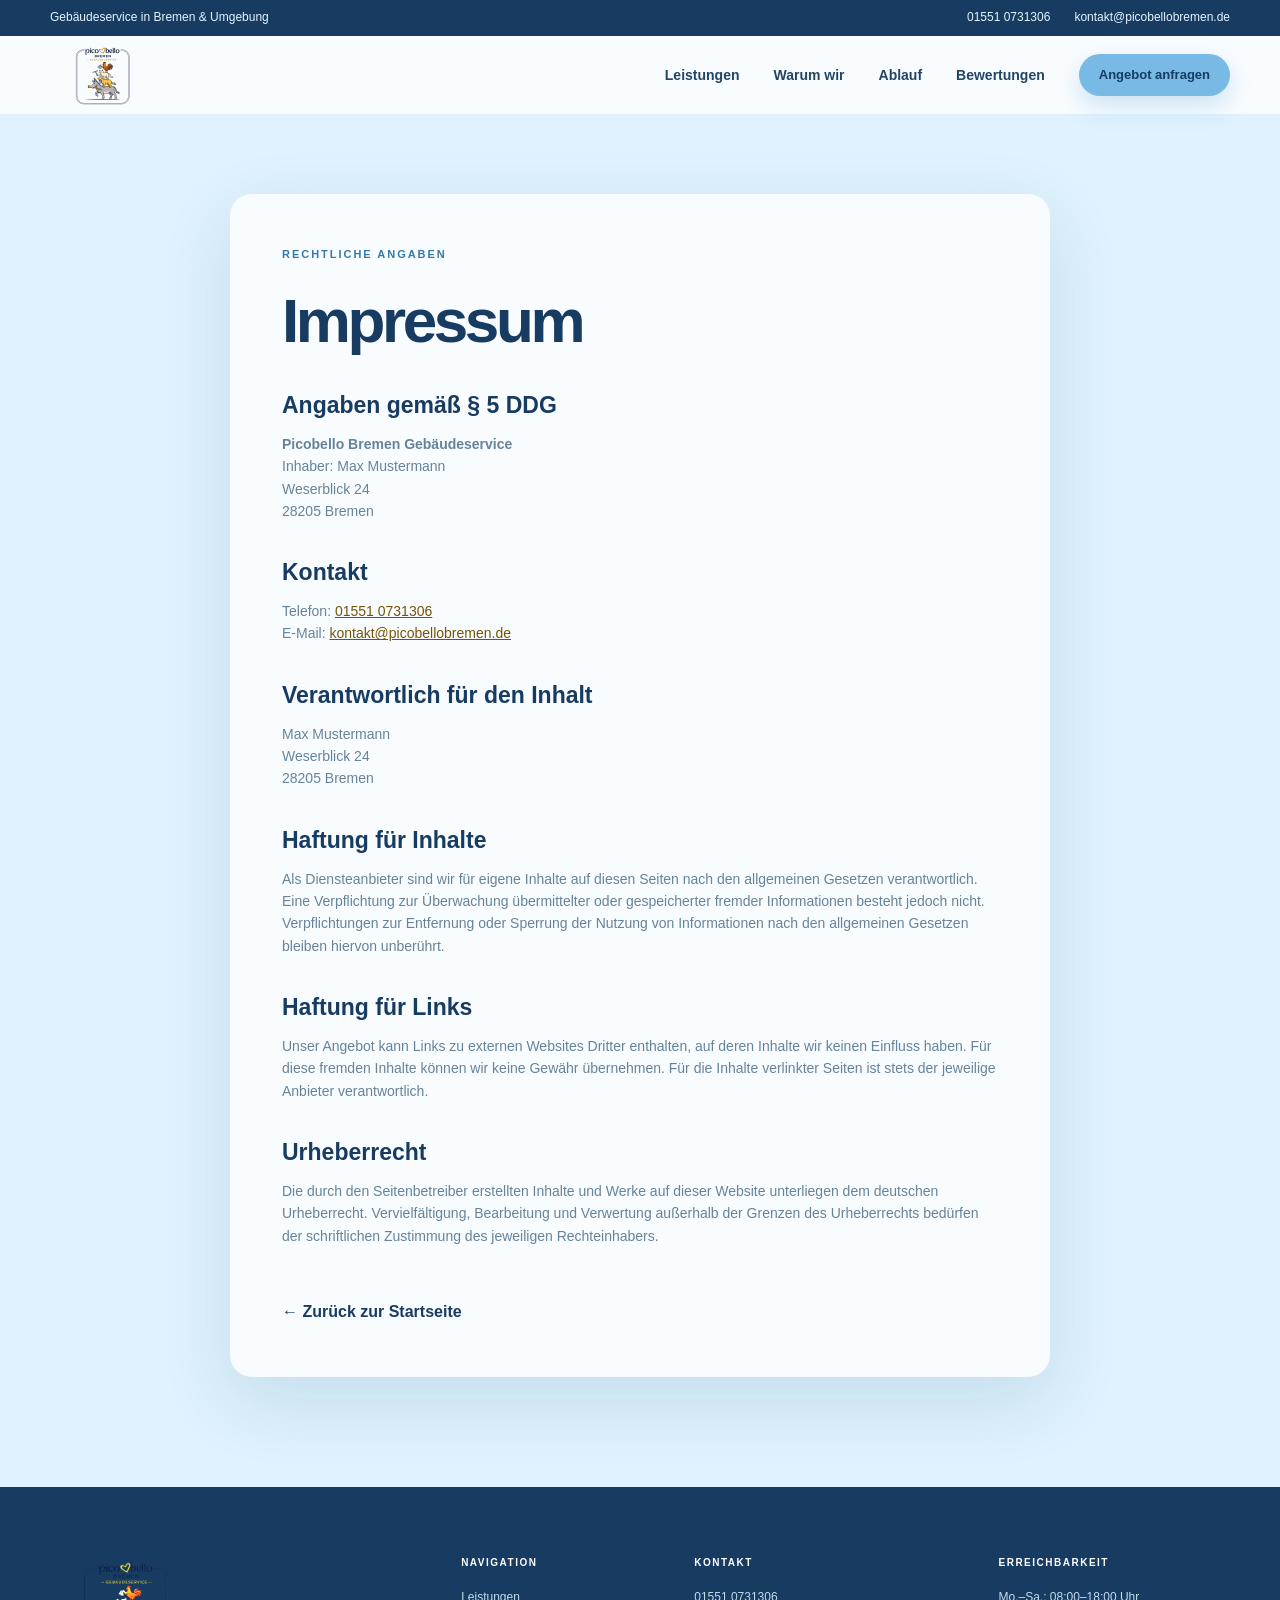
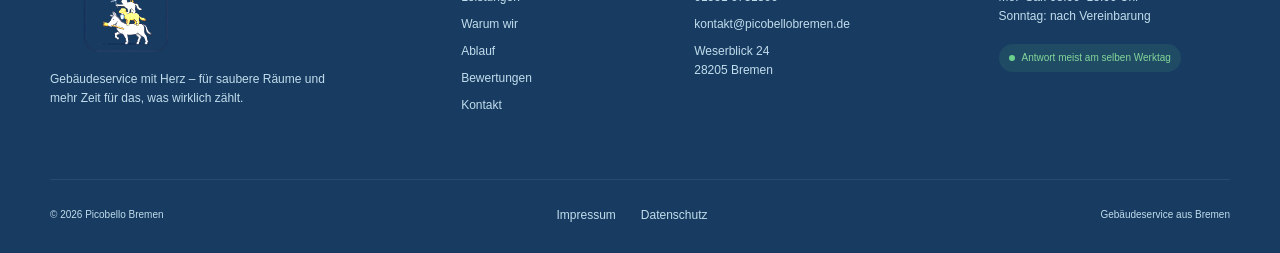
<file: impressum.html>
<!doctype html>
<html lang="de">
<head>
  <meta charset="UTF-8">
  <meta name="viewport" content="width=device-width, initial-scale=1.0">
  <meta name="robots" content="noindex">
  <meta name="theme-color" content="#173b61">
  <title>Impressum | Picobello Bremen</title>
  <link rel="icon" href="logo.png" type="image/png">
  <link rel="stylesheet" href="styles.css">
</head>
<body>
  <div data-site-header></div>
  <main class="legal-main">
    <article class="container legal-content">
      <span class="kicker">Rechtliche Angaben</span>
      <h1>Impressum</h1>

      <h2>Angaben gemäß § 5 DDG</h2>
      <address>
        <p><strong>Picobello Bremen Gebäudeservice</strong><br>
        Inhaber: Max Mustermann<br>
        Weserblick 24<br>
        28205 Bremen</p>
      </address>

      <h2>Kontakt</h2>
      <p>Telefon: <a href="tel:+4915510731306">01551 0731306</a><br>
      E-Mail: <a href="mailto:kontakt@picobellobremen.de">kontakt@picobellobremen.de</a></p>

      <h2>Verantwortlich für den Inhalt</h2>
      <p>Max Mustermann<br>Weserblick 24<br>28205 Bremen</p>

      <h2>Haftung für Inhalte</h2>
      <p>Als Diensteanbieter sind wir für eigene Inhalte auf diesen Seiten nach den allgemeinen Gesetzen verantwortlich. Eine Verpflichtung zur Überwachung übermittelter oder gespeicherter fremder Informationen besteht jedoch nicht. Verpflichtungen zur Entfernung oder Sperrung der Nutzung von Informationen nach den allgemeinen Gesetzen bleiben hiervon unberührt.</p>

      <h2>Haftung für Links</h2>
      <p>Unser Angebot kann Links zu externen Websites Dritter enthalten, auf deren Inhalte wir keinen Einfluss haben. Für diese fremden Inhalte können wir keine Gewähr übernehmen. Für die Inhalte verlinkter Seiten ist stets der jeweilige Anbieter verantwortlich.</p>

      <h2>Urheberrecht</h2>
      <p>Die durch den Seitenbetreiber erstellten Inhalte und Werke auf dieser Website unterliegen dem deutschen Urheberrecht. Vervielfältigung, Bearbeitung und Verwertung außerhalb der Grenzen des Urheberrechts bedürfen der schriftlichen Zustimmung des jeweiligen Rechteinhabers.</p>

      <a class="legal-back" href="index.html">← Zurück zur Startseite</a>
    </article>
  </main>
  <div data-site-footer></div>
  <script src="components.js"></script>
  <script src="script.js"></script>
</body>
</html>
</file>
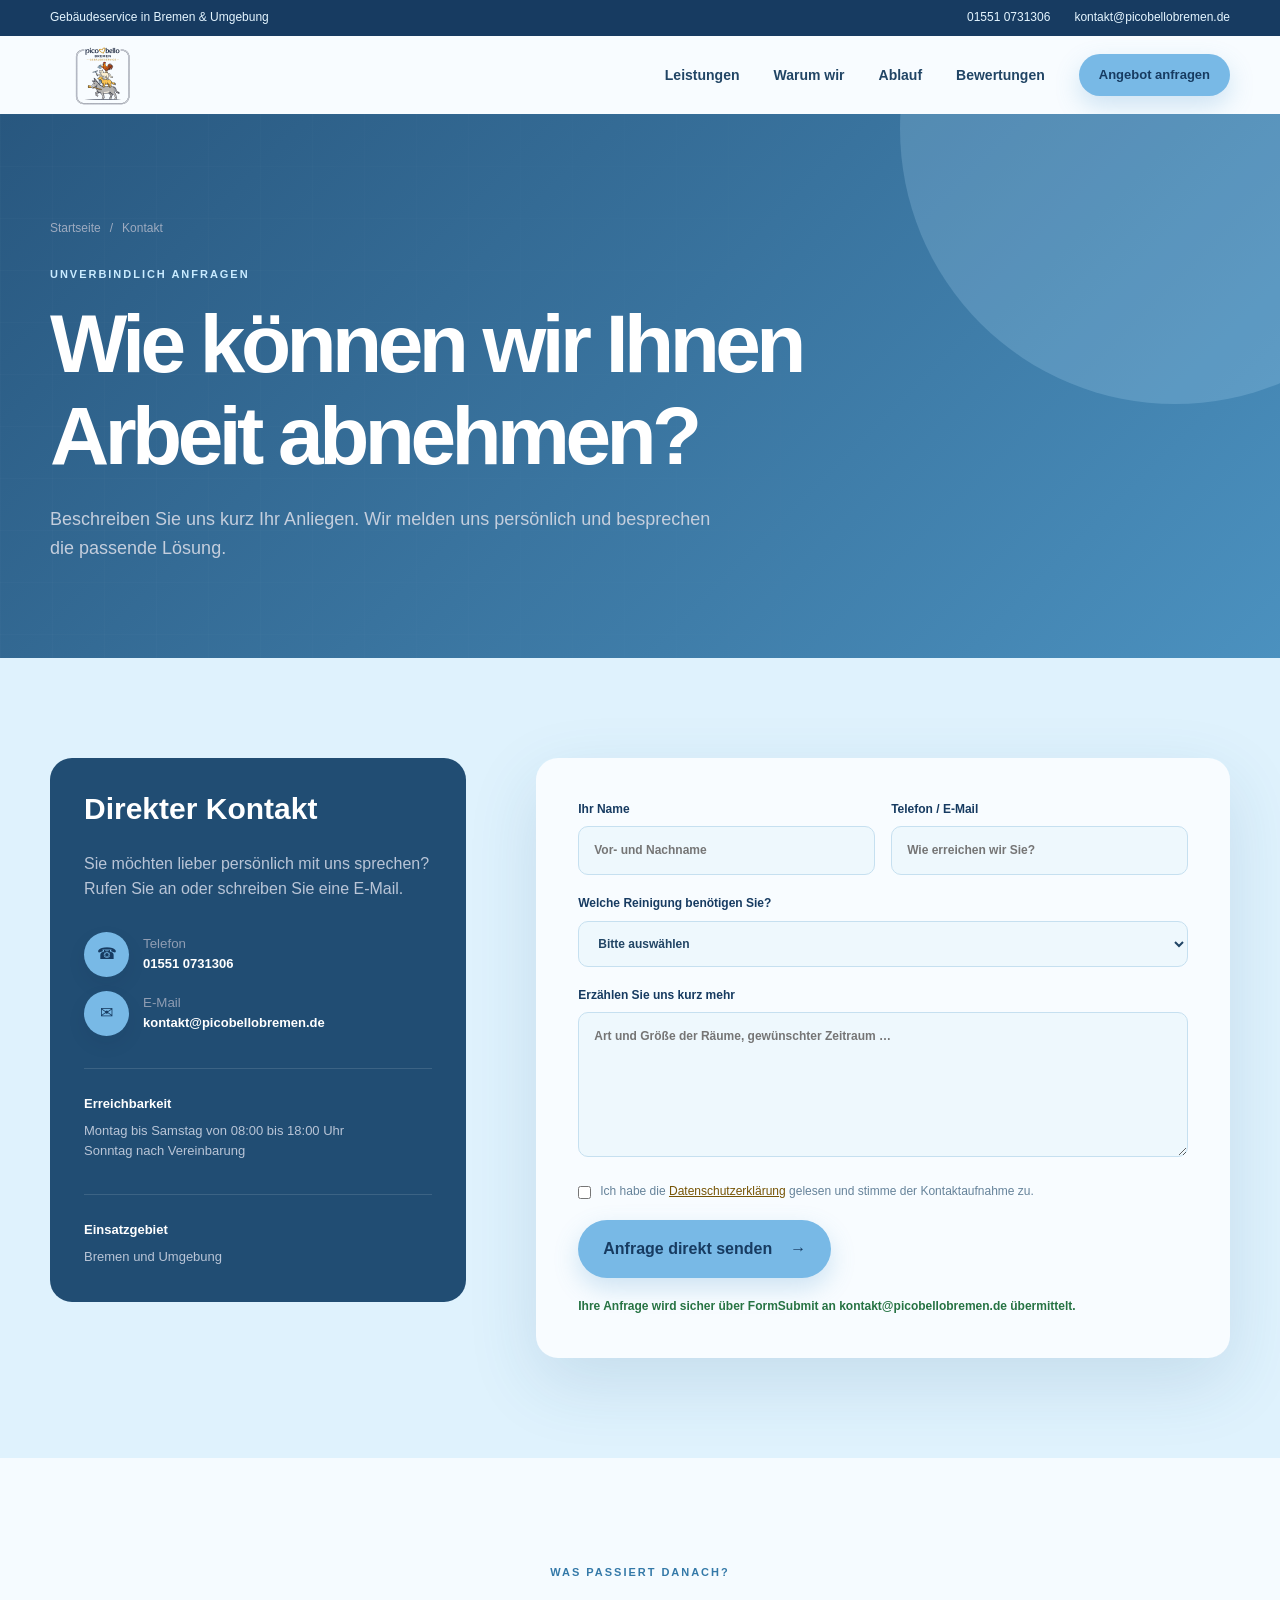
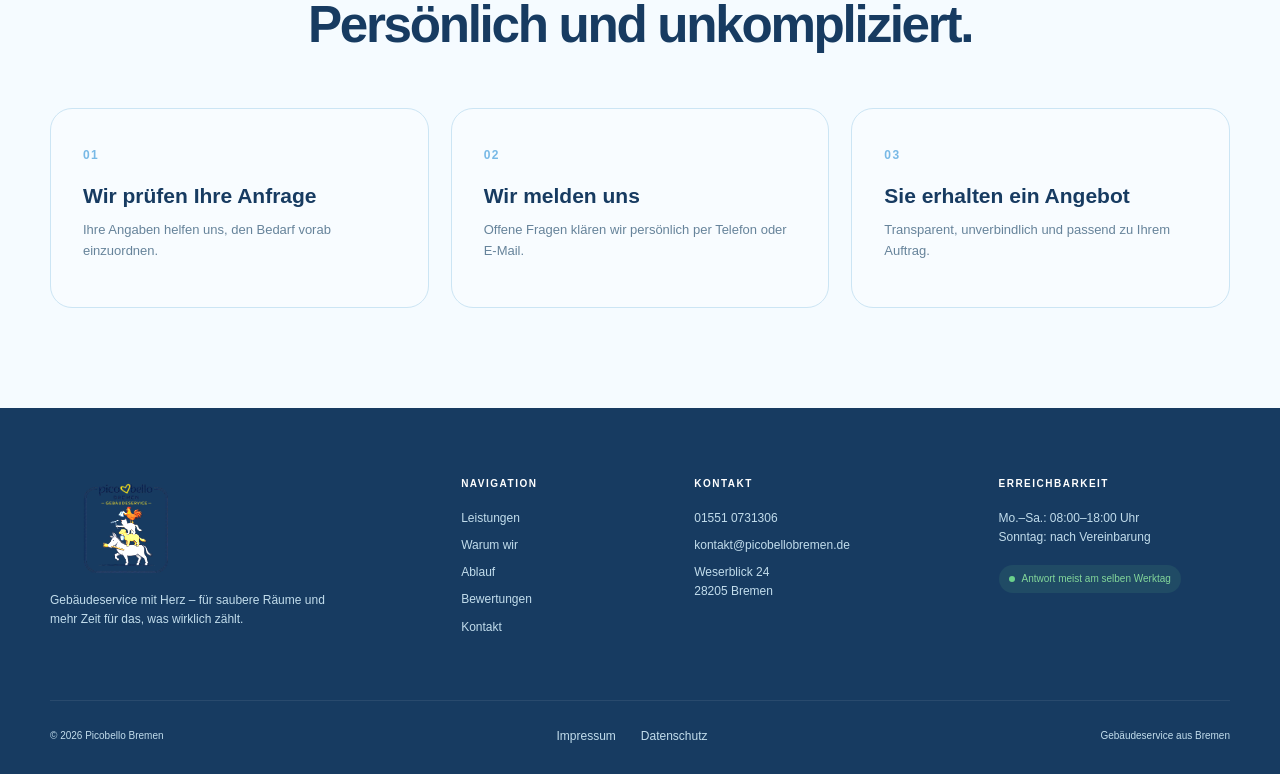
<file: kontakt.html>
<!doctype html>
<html lang="de">
<head><meta charset="UTF-8"><meta name="viewport" content="width=device-width, initial-scale=1.0"><meta name="description" content="Kostenloses Angebot für Gebäudereinigung in Bremen anfragen. Picobello Bremen meldet sich persönlich bei Ihnen."><meta name="robots" content="index, follow"><meta name="theme-color" content="#173b61"><link rel="canonical" href="https://picobellobremen.de/kontakt.html"><title>Reinigungsangebot anfragen | Picobello Bremen</title><link rel="icon" href="logo.png" type="image/png"><link rel="stylesheet" href="styles.css"></head>
<body>
  <div data-site-header></div>
  <main>
    <section class="page-hero"><div class="container"><div class="breadcrumb"><a href="index.html">Startseite</a><span>/</span><span>Kontakt</span></div><span class="kicker">Unverbindlich anfragen</span><h1>Wie können wir Ihnen Arbeit abnehmen?</h1><p>Beschreiben Sie uns kurz Ihr Anliegen. Wir melden uns persönlich und besprechen die passende Lösung.</p></div></section>
    <section class="page-section alt"><div class="container contact-page-grid">
      <aside class="contact-info-card"><h2>Direkter Kontakt</h2><p>Sie möchten lieber persönlich mit uns sprechen? Rufen Sie an oder schreiben Sie eine E-Mail.</p><div class="contact-methods"><a href="tel:+4915510731306"><span>☎</span><div><small>Telefon</small><strong>01551 0731306</strong></div></a><a href="mailto:kontakt@picobellobremen.de"><span>✉</span><div><small>E-Mail</small><strong>kontakt@picobellobremen.de</strong></div></a></div><div class="service-area"><strong>Erreichbarkeit</strong>Montag bis Samstag von 08:00 bis 18:00 Uhr<br>Sonntag nach Vereinbarung</div><div class="service-area"><strong>Einsatzgebiet</strong>Bremen und Umgebung</div></aside>
      <form class="contact-form" id="contact-form" action="https://formsubmit.co/kontakt@picobellobremen.de" method="post">
        <input type="hidden" name="_subject" value="Neue Reinigungsanfrage über picobellobremen.de">
        <input type="hidden" name="_next" value="https://picobellobremen.de/danke.html">
        <input type="hidden" name="_template" value="table">
        <input type="hidden" name="_captcha" value="true">
        <input type="text" name="_honey" class="honeypot" tabindex="-1" autocomplete="off" aria-hidden="true">
        <div class="form-row"><label>Ihr Name<input type="text" name="Name" maxlength="120" placeholder="Vor- und Nachname" autocomplete="name" required></label><label>Telefon / E-Mail<input type="text" name="Kontakt" maxlength="160" placeholder="Wie erreichen wir Sie?" autocomplete="email" required></label></div><label>Welche Reinigung benötigen Sie?<select name="Gewünschte Leistung" required><option value="">Bitte auswählen</option><option>Private Reinigung</option><option>Gewerbliche Reinigung</option><option>Objekt- &amp; Treppenhausreinigung</option><option>Sonstige Anfrage</option></select></label><label>Erzählen Sie uns kurz mehr<textarea name="Nachricht" maxlength="3000" rows="6" placeholder="Art und Größe der Räume, gewünschter Zeitraum …"></textarea></label><label class="checkbox"><input type="checkbox" name="Datenschutz bestätigt" value="Ja" required><span>Ich habe die <a href="datenschutz.html">Datenschutzerklärung</a> gelesen und stimme der Kontaktaufnahme zu.</span></label><button class="button" type="submit">Anfrage direkt senden <span>→</span></button><p class="form-status" role="status">Ihre Anfrage wird sicher über FormSubmit an kontakt@picobellobremen.de übermittelt.</p>
      </form>
    </div></section>
    <section class="page-section"><div class="container"><div class="section-heading centered"><span class="kicker">Was passiert danach?</span><h2>Persönlich und unkompliziert.</h2></div><div class="detail-grid"><article class="detail-card"><span class="number">01</span><h3>Wir prüfen Ihre Anfrage</h3><p>Ihre Angaben helfen uns, den Bedarf vorab einzuordnen.</p></article><article class="detail-card"><span class="number">02</span><h3>Wir melden uns</h3><p>Offene Fragen klären wir persönlich per Telefon oder E-Mail.</p></article><article class="detail-card"><span class="number">03</span><h3>Sie erhalten ein Angebot</h3><p>Transparent, unverbindlich und passend zu Ihrem Auftrag.</p></article></div></div></section>
  </main>
  <div data-site-footer></div><script src="components.js"></script><script src="script.js"></script>
</body>
</html>
</file>
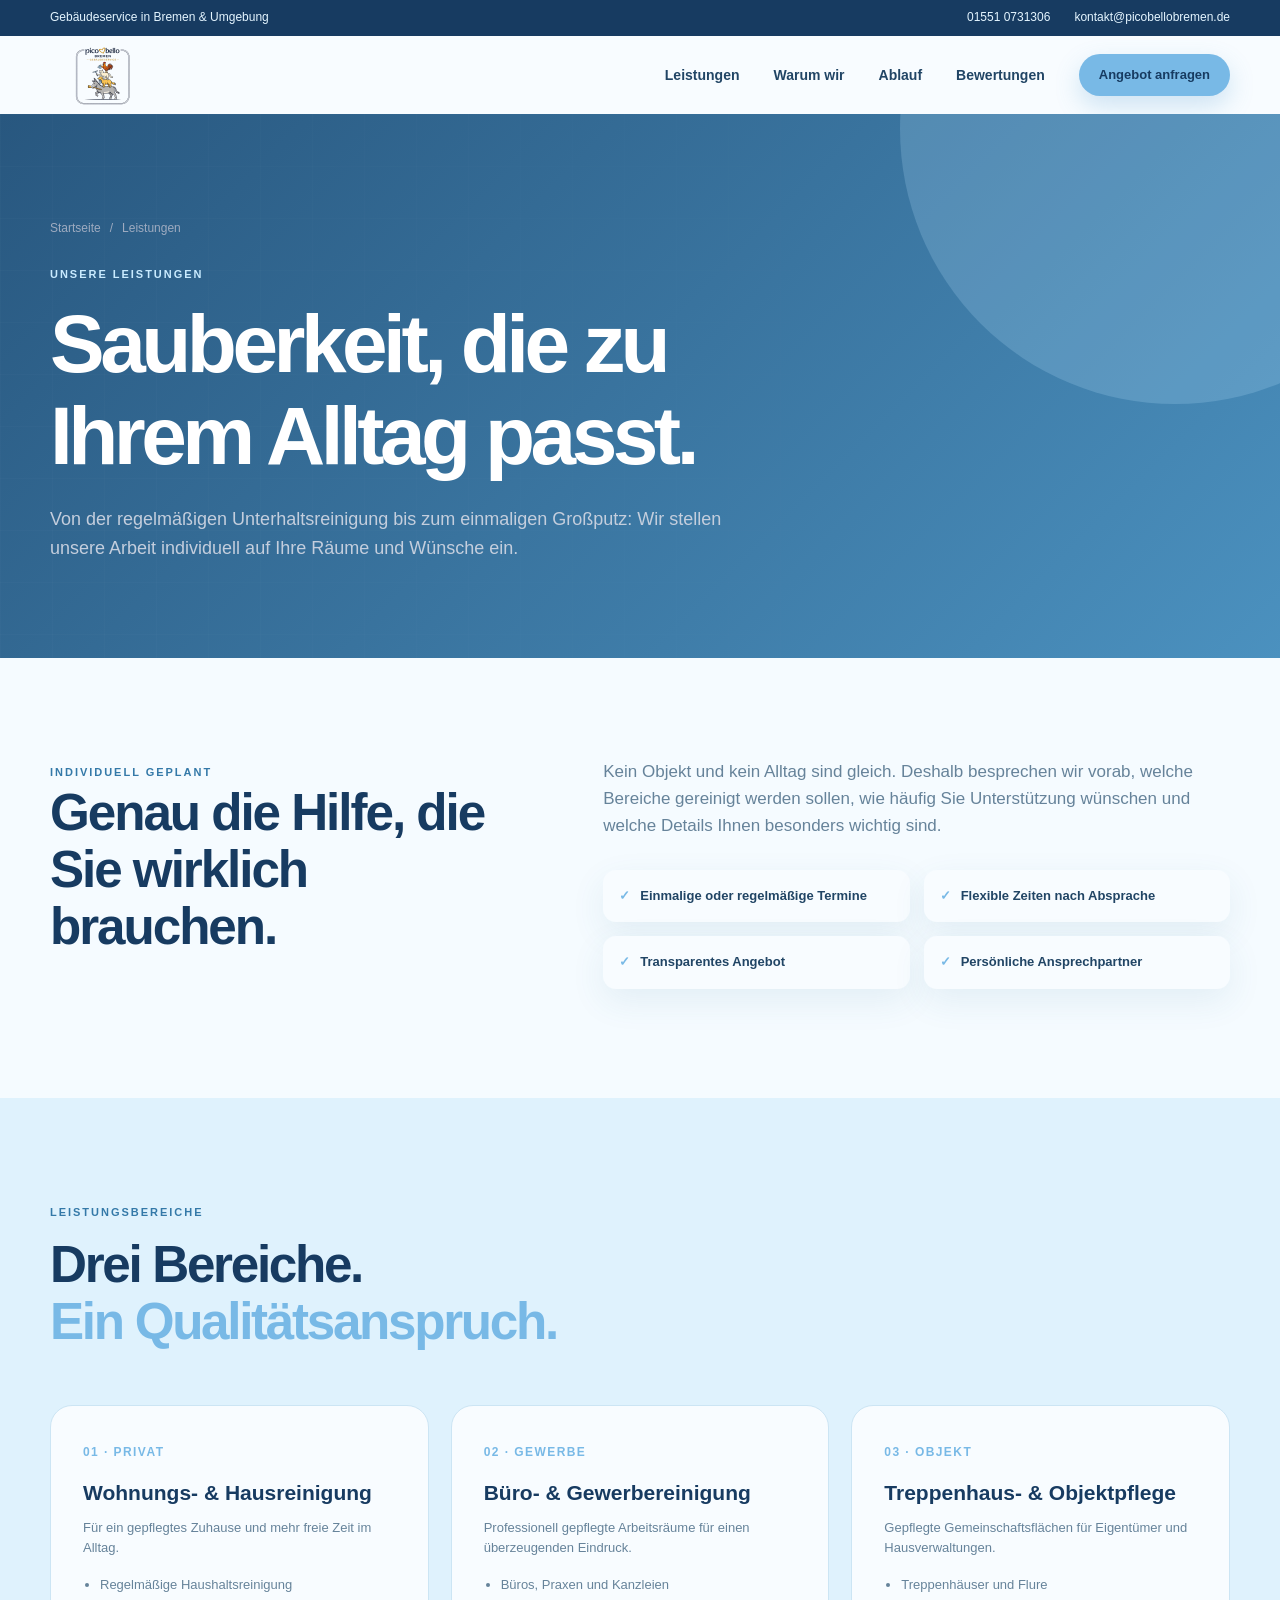
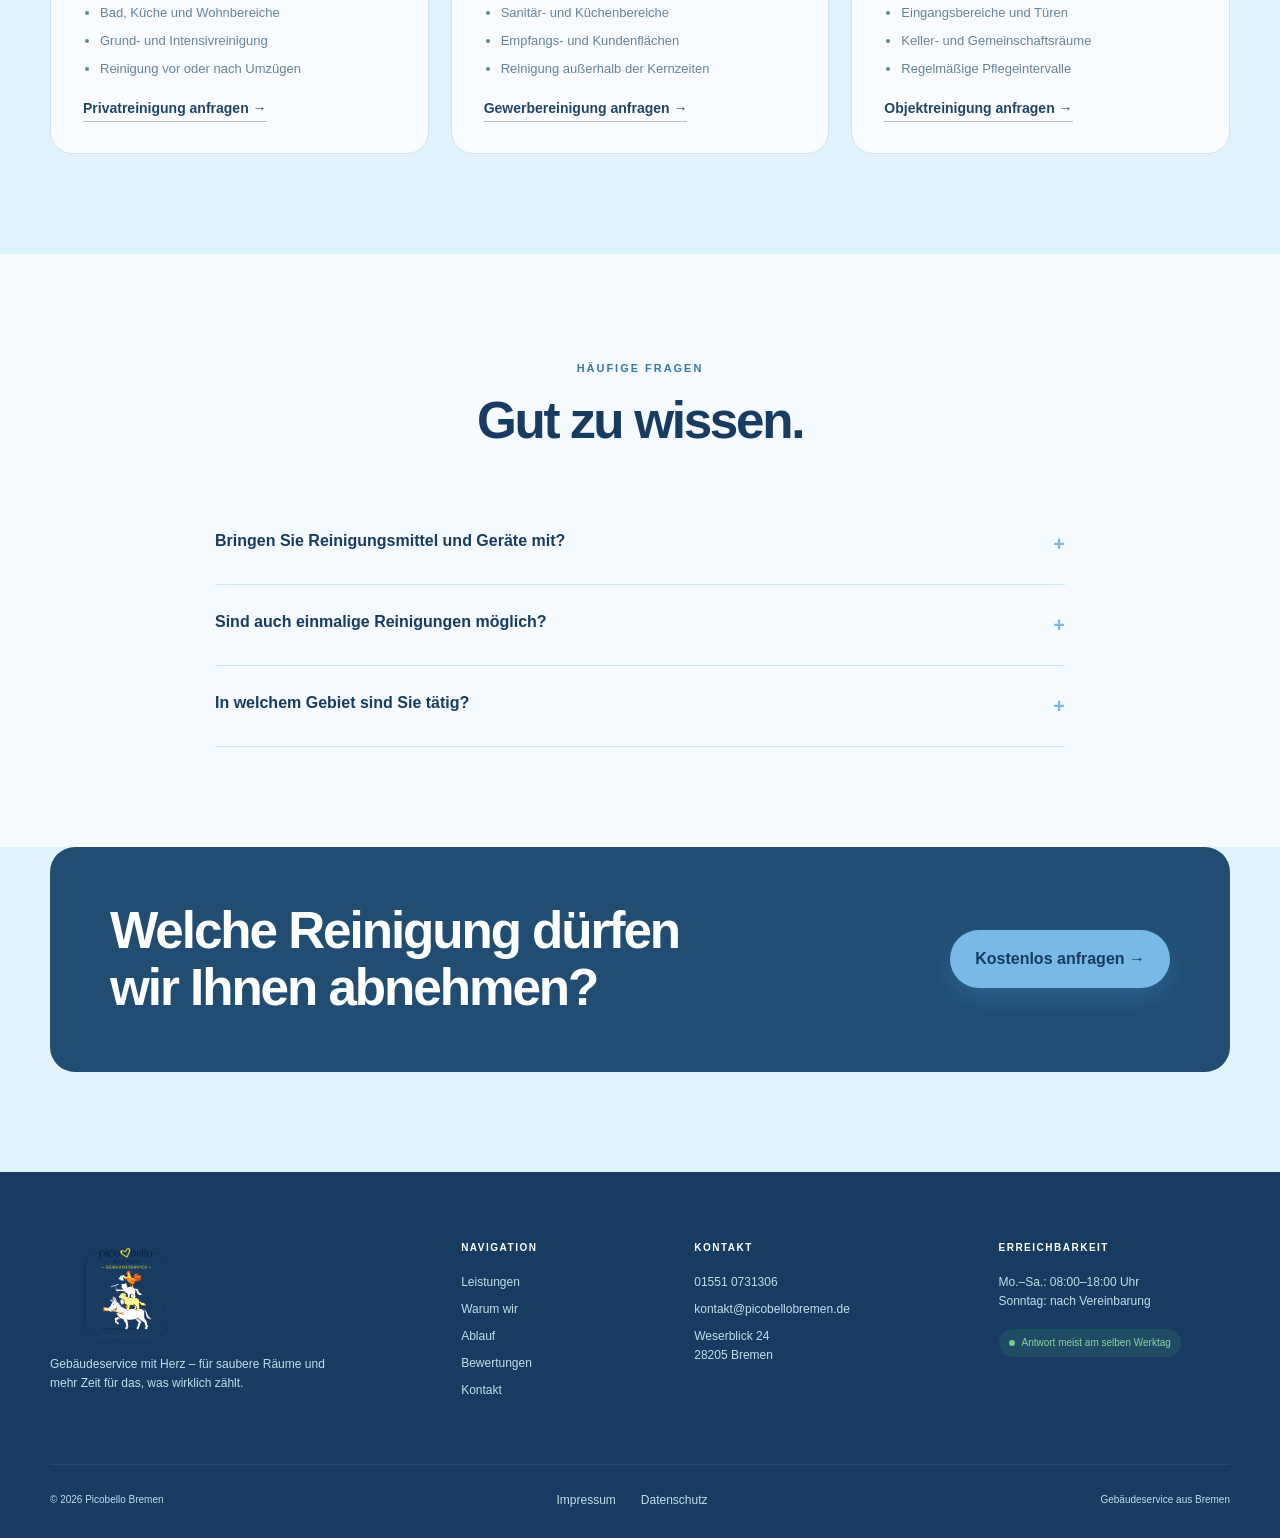
<file: leistungen.html>
<!doctype html>
<html lang="de">
<head>
  <meta charset="UTF-8">
  <meta name="viewport" content="width=device-width, initial-scale=1.0">
  <meta name="description" content="Reinigungsleistungen von Picobello Bremen für Privathaushalte, Unternehmen und Immobilien.">
  <meta name="robots" content="index, follow">
  <meta name="theme-color" content="#173b61">
  <link rel="canonical" href="https://picobellobremen.de/leistungen.html">
  <title>Gebäudereinigung Bremen: Leistungen | Picobello</title>
  <link rel="icon" href="logo.png" type="image/png">
  <link rel="stylesheet" href="styles.css">
</head>
<body>
  <div data-site-header></div>
  <main>
    <section class="page-hero"><div class="container"><div class="breadcrumb"><a href="index.html">Startseite</a><span>/</span><span>Leistungen</span></div><span class="kicker">Unsere Leistungen</span><h1>Sauberkeit, die zu Ihrem Alltag passt.</h1><p>Von der regelmäßigen Unterhaltsreinigung bis zum einmaligen Großputz: Wir stellen unsere Arbeit individuell auf Ihre Räume und Wünsche ein.</p></div></section>
    <section class="page-section"><div class="container page-intro"><div><span class="kicker">Individuell geplant</span><h2>Genau die Hilfe, die Sie wirklich brauchen.</h2></div><div class="page-intro-copy"><p>Kein Objekt und kein Alltag sind gleich. Deshalb besprechen wir vorab, welche Bereiche gereinigt werden sollen, wie häufig Sie Unterstützung wünschen und welche Details Ihnen besonders wichtig sind.</p><div class="check-grid"><div class="check-item"><span>✓</span>Einmalige oder regelmäßige Termine</div><div class="check-item"><span>✓</span>Flexible Zeiten nach Absprache</div><div class="check-item"><span>✓</span>Transparentes Angebot</div><div class="check-item"><span>✓</span>Persönliche Ansprechpartner</div></div></div></div></section>
    <section class="page-section alt"><div class="container"><div class="section-heading"><div><span class="kicker">Leistungsbereiche</span><h2>Drei Bereiche.<br><em>Ein Qualitätsanspruch.</em></h2></div></div><div class="detail-grid">
      <article class="detail-card"><span class="number">01 · PRIVAT</span><h3>Wohnungs- &amp; Hausreinigung</h3><p>Für ein gepflegtes Zuhause und mehr freie Zeit im Alltag.</p><ul><li>Regelmäßige Haushaltsreinigung</li><li>Bad, Küche und Wohnbereiche</li><li>Grund- und Intensivreinigung</li><li>Reinigung vor oder nach Umzügen</li></ul><a class="text-link" href="kontakt.html?service=privat">Privatreinigung anfragen →</a></article>
      <article class="detail-card"><span class="number">02 · GEWERBE</span><h3>Büro- &amp; Gewerbereinigung</h3><p>Professionell gepflegte Arbeitsräume für einen überzeugenden Eindruck.</p><ul><li>Büros, Praxen und Kanzleien</li><li>Sanitär- und Küchenbereiche</li><li>Empfangs- und Kundenflächen</li><li>Reinigung außerhalb der Kernzeiten</li></ul><a class="text-link" href="kontakt.html?service=gewerbe">Gewerbereinigung anfragen →</a></article>
      <article class="detail-card"><span class="number">03 · OBJEKT</span><h3>Treppenhaus- &amp; Objektpflege</h3><p>Gepflegte Gemeinschaftsflächen für Eigentümer und Hausverwaltungen.</p><ul><li>Treppenhäuser und Flure</li><li>Eingangsbereiche und Türen</li><li>Keller- und Gemeinschaftsräume</li><li>Regelmäßige Pflegeintervalle</li></ul><a class="text-link" href="kontakt.html?service=objekt">Objektreinigung anfragen →</a></article>
    </div></div></section>
    <section class="page-section"><div class="container"><div class="section-heading centered"><span class="kicker">Häufige Fragen</span><h2>Gut zu wissen.</h2></div><div class="faq-list">
      <div class="faq-item"><button aria-expanded="false">Bringen Sie Reinigungsmittel und Geräte mit?<span>+</span></button><div class="faq-answer">Den genauen Umfang stimmen wir individuell ab. Auf Wunsch bringen wir geeignete Reinigungsmittel und Arbeitsgeräte mit.</div></div>
      <div class="faq-item"><button aria-expanded="false">Sind auch einmalige Reinigungen möglich?<span>+</span></button><div class="faq-answer">Ja. Neben regelmäßigen Terminen übernehmen wir auch Grundreinigungen und andere einmalige Einsätze nach Absprache.</div></div>
      <div class="faq-item"><button aria-expanded="false">In welchem Gebiet sind Sie tätig?<span>+</span></button><div class="faq-answer">Unser Schwerpunkt liegt in Bremen und dem direkten Umland. Fragen Sie Ihren Standort einfach unverbindlich an.</div></div>
    </div></div></section>
    <section class="cta-section"><div class="container"><div class="cta-panel"><h2>Welche Reinigung dürfen wir Ihnen abnehmen?</h2><a class="button" href="kontakt.html">Kostenlos anfragen →</a></div></div></section>
  </main>
  <div data-site-footer></div><script src="components.js"></script><script src="script.js"></script>
</body>
</html>
</file>
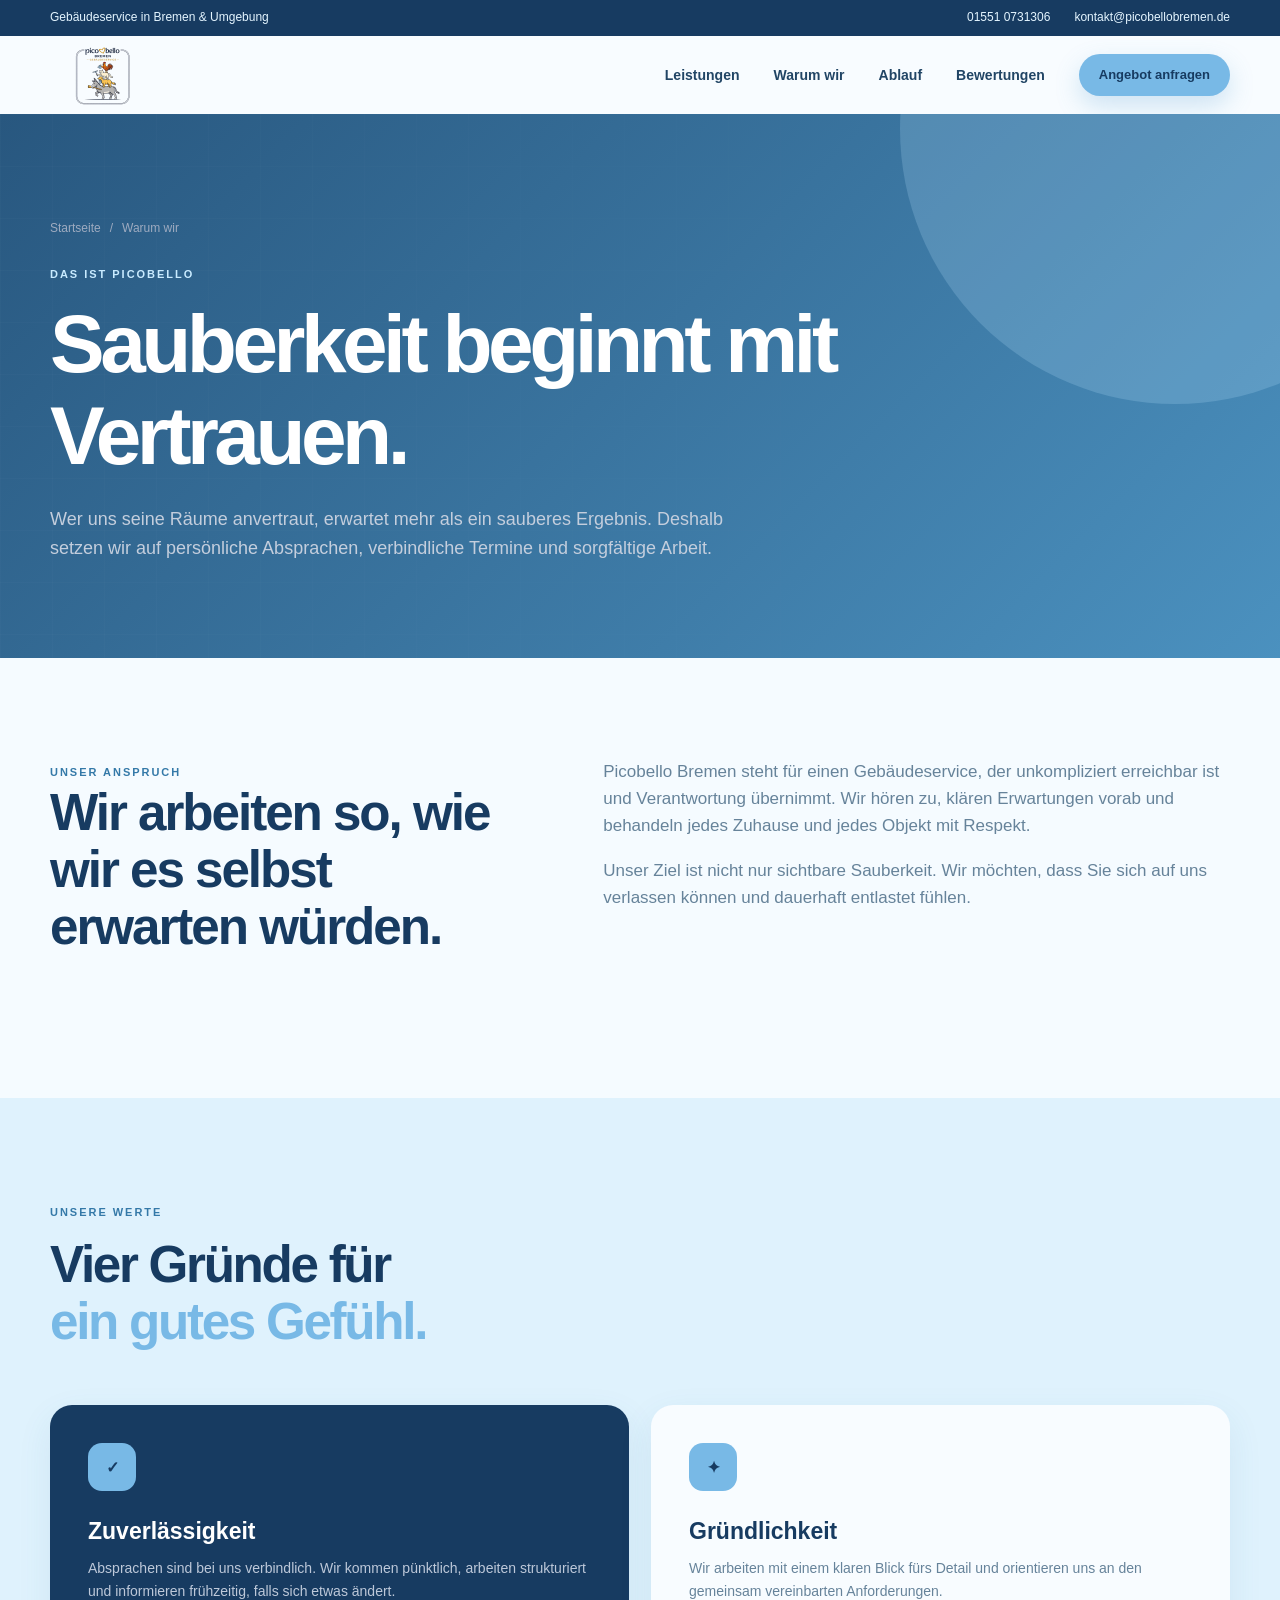
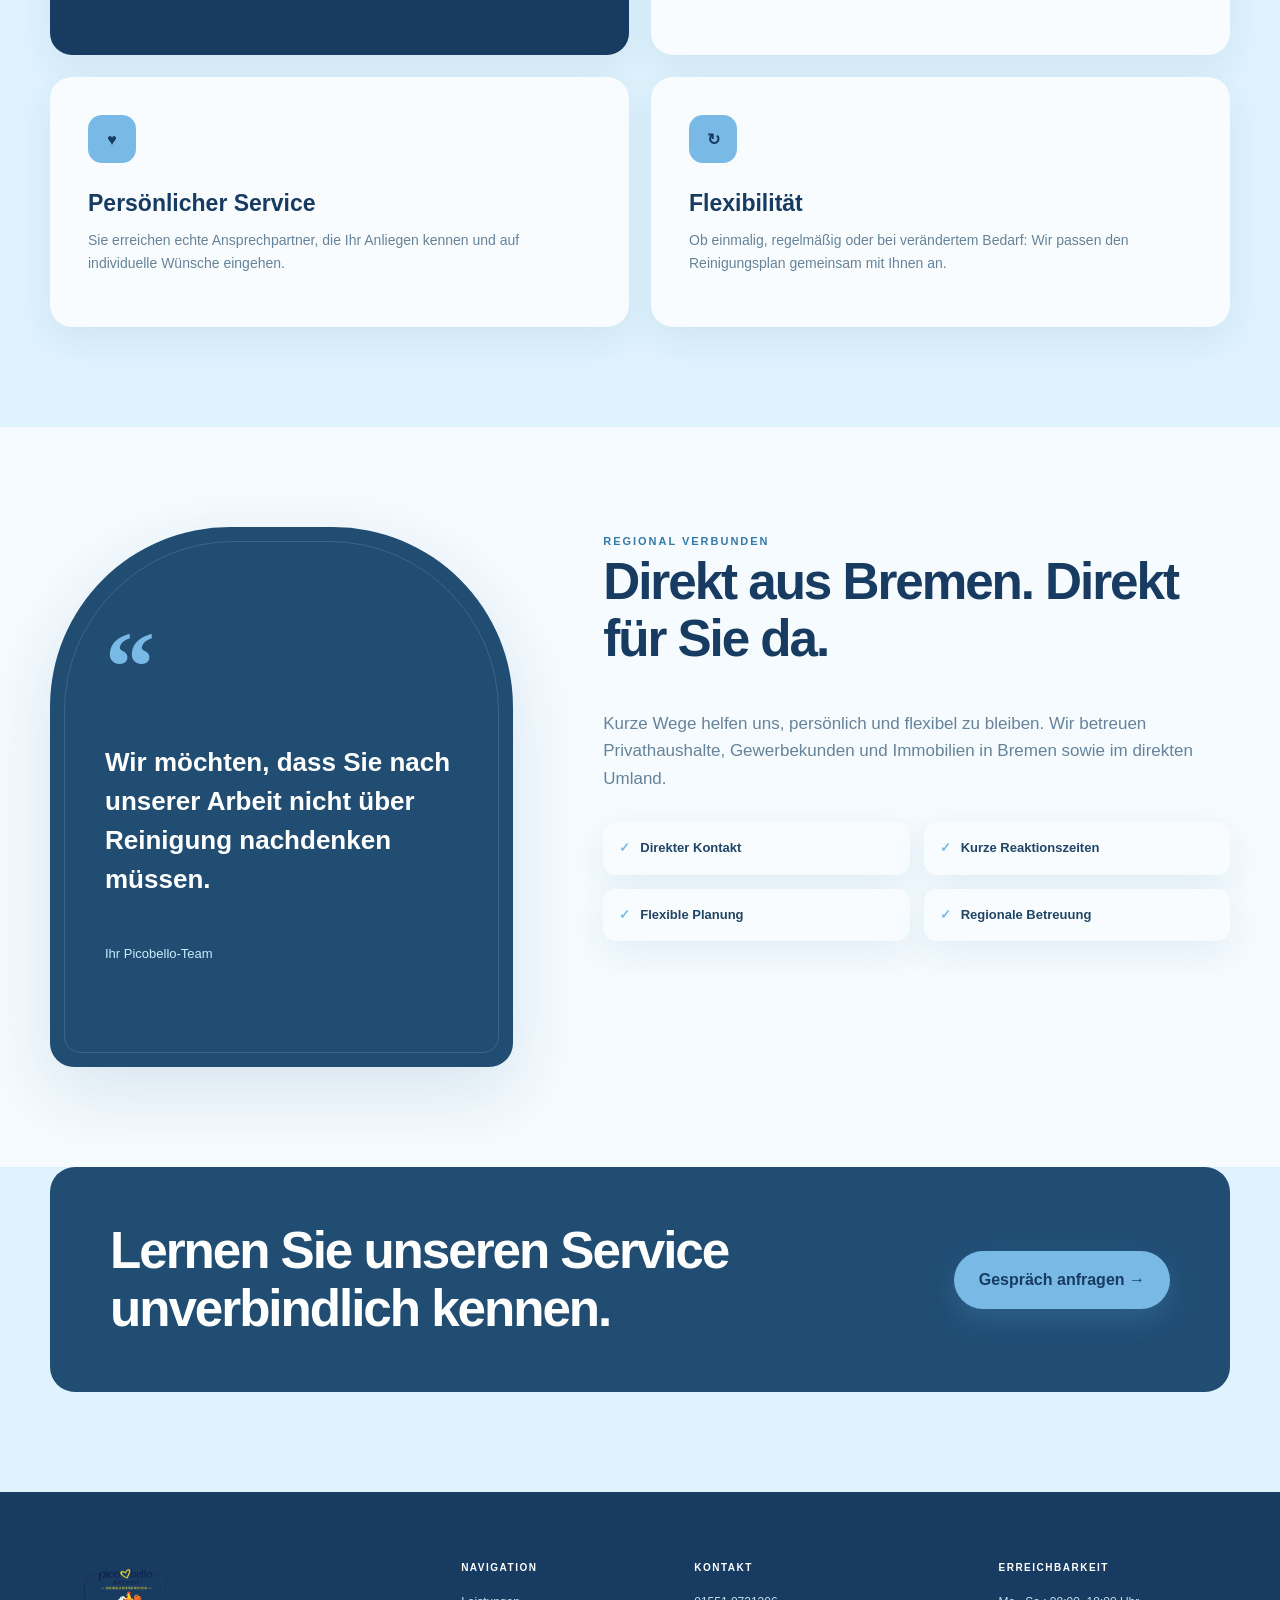
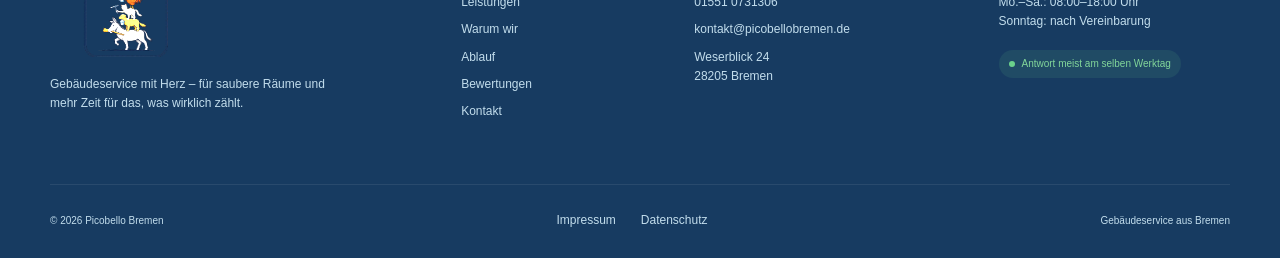
<file: warum-wir.html>
<!doctype html>
<html lang="de">
<head>
  <meta charset="UTF-8"><meta name="viewport" content="width=device-width, initial-scale=1.0">
  <meta name="description" content="Persönlicher Gebäudeservice in Bremen: Erfahren Sie, wofür Picobello Bremen steht."><meta name="robots" content="index, follow"><meta name="theme-color" content="#173b61"><link rel="canonical" href="https://picobellobremen.de/warum-wir.html">
  <title>Warum Picobello? Gebäudeservice aus Bremen</title><link rel="icon" href="logo.png" type="image/png"><link rel="stylesheet" href="styles.css">
</head>
<body>
  <div data-site-header></div>
  <main>
    <section class="page-hero"><div class="container"><div class="breadcrumb"><a href="index.html">Startseite</a><span>/</span><span>Warum wir</span></div><span class="kicker">Das ist Picobello</span><h1>Sauberkeit beginnt mit Vertrauen.</h1><p>Wer uns seine Räume anvertraut, erwartet mehr als ein sauberes Ergebnis. Deshalb setzen wir auf persönliche Absprachen, verbindliche Termine und sorgfältige Arbeit.</p></div></section>
    <section class="page-section"><div class="container page-intro"><div><span class="kicker">Unser Anspruch</span><h2>Wir arbeiten so, wie wir es selbst erwarten würden.</h2></div><div class="page-intro-copy"><p>Picobello Bremen steht für einen Gebäudeservice, der unkompliziert erreichbar ist und Verantwortung übernimmt. Wir hören zu, klären Erwartungen vorab und behandeln jedes Zuhause und jedes Objekt mit Respekt.</p><p>Unser Ziel ist nicht nur sichtbare Sauberkeit. Wir möchten, dass Sie sich auf uns verlassen können und dauerhaft entlastet fühlen.</p></div></div></section>
    <section class="page-section alt"><div class="container"><div class="section-heading"><div><span class="kicker">Unsere Werte</span><h2>Vier Gründe für<br><em>ein gutes Gefühl.</em></h2></div></div><div class="value-grid">
      <article class="value-card"><span>✓</span><h3>Zuverlässigkeit</h3><p>Absprachen sind bei uns verbindlich. Wir kommen pünktlich, arbeiten strukturiert und informieren frühzeitig, falls sich etwas ändert.</p></article>
      <article class="value-card"><span>✦</span><h3>Gründlichkeit</h3><p>Wir arbeiten mit einem klaren Blick fürs Detail und orientieren uns an den gemeinsam vereinbarten Anforderungen.</p></article>
      <article class="value-card"><span>♥</span><h3>Persönlicher Service</h3><p>Sie erreichen echte Ansprechpartner, die Ihr Anliegen kennen und auf individuelle Wünsche eingehen.</p></article>
      <article class="value-card"><span>↻</span><h3>Flexibilität</h3><p>Ob einmalig, regelmäßig oder bei verändertem Bedarf: Wir passen den Reinigungsplan gemeinsam mit Ihnen an.</p></article>
    </div></div></section>
    <section class="page-section"><div class="container page-intro"><div class="why-visual"><div class="quote-mark">“</div><p>Wir möchten, dass Sie nach unserer Arbeit nicht über Reinigung nachdenken müssen.</p><div class="signature">Ihr Picobello-Team</div></div><div class="page-intro-copy"><span class="kicker">Regional verbunden</span><h2>Direkt aus Bremen. Direkt für Sie da.</h2><p>Kurze Wege helfen uns, persönlich und flexibel zu bleiben. Wir betreuen Privathaushalte, Gewerbekunden und Immobilien in Bremen sowie im direkten Umland.</p><div class="check-grid"><div class="check-item"><span>✓</span>Direkter Kontakt</div><div class="check-item"><span>✓</span>Kurze Reaktionszeiten</div><div class="check-item"><span>✓</span>Flexible Planung</div><div class="check-item"><span>✓</span>Regionale Betreuung</div></div></div></div></section>
    <section class="cta-section"><div class="container"><div class="cta-panel"><h2>Lernen Sie unseren Service unverbindlich kennen.</h2><a class="button" href="kontakt.html">Gespräch anfragen →</a></div></div></section>
  </main>
  <div data-site-footer></div><script src="components.js"></script><script src="script.js"></script>
</body>
</html>
</file>
<file: styles.css>
:root {
  --navy: #173b61;
  --navy-light: #28577f;
  --gold: #78b9e6;
  --gold-light: #c9ebff;
  --cream: #e2f4ff;
  --white: #fafdff;
  --text: #214565;
  --muted: #66839a;
  --line: #cce5f4;
  --radius: 22px;
  --shadow: 0 24px 70px rgba(35, 94, 135, .14);
}

* { box-sizing: border-box; }
html { scroll-behavior: smooth; }
body { margin: 0; font-family: Inter, "Segoe UI", Roboto, Helvetica, Arial, sans-serif; color: var(--text); background: var(--white); line-height: 1.6; }
body.menu-open { overflow: hidden; }
a { color: inherit; text-decoration: none; }
img { max-width: 100%; display: block; }
button, input, select, textarea { font: inherit; }
.container { width: min(1180px, calc(100% - 40px)); margin-inline: auto; }
.sr-only { position: absolute; width: 1px; height: 1px; padding: 0; margin: -1px; overflow: hidden; clip: rect(0,0,0,0); white-space: nowrap; border: 0; }

.topbar { background: var(--navy); color: #dce4f0; font-size: 12px; }
.topbar-inner { min-height: 36px; display: flex; justify-content: space-between; align-items: center; }
.topbar-links { display: flex; gap: 24px; }
.topbar a:hover { color: var(--gold-light); }
.nav { height: 78px; display: flex; align-items: center; justify-content: space-between; }
.brand { width: 104px; height: 64px; display: flex; align-items: center; justify-content: center; }
.brand img { width: 100%; height: 100%; object-fit: contain; object-position: center; }
.nav-links { display: flex; align-items: center; gap: 34px; font-size: 14px; font-weight: 600; }
.nav-links > a:not(.button) { position: relative; }
.nav-links > a:not(.button)::after { content: ""; position: absolute; left: 0; right: 100%; bottom: -7px; height: 2px; background: var(--gold); transition: .25s; }
.nav-links > a:hover::after { right: 0; }
.menu-toggle { display: none; }

.button { display: inline-flex; align-items: center; justify-content: center; gap: 18px; border: 0; border-radius: 999px; padding: 16px 25px; background: var(--gold); color: var(--navy); font-weight: 800; cursor: pointer; box-shadow: 0 10px 24px rgba(215, 155, 19, .22); transition: transform .2s, box-shadow .2s, background .2s; }
.button:hover { transform: translateY(-2px); background: var(--gold-light); box-shadow: 0 14px 32px rgba(215, 155, 19, .3); }
.button-small { padding: 11px 20px; font-size: 13px; box-shadow: none; }
.button-secondary { border: 2px solid var(--navy); color: var(--navy); background: rgba(255,255,255,.72); box-shadow: none; }
.button-secondary:hover { color: white; background: var(--navy); box-shadow: 0 14px 32px rgba(23,59,97,.2); }

.hero { position: relative; overflow: hidden; padding: 90px 0 0; background: url("PHOTO-2026-06-25-13-17-45.jpg") center center / cover no-repeat; }
.hero::before { content: ""; position: absolute; inset: 0; background: linear-gradient(90deg, rgba(248,252,255,.98) 0%, rgba(248,252,255,.94) 38%, rgba(248,252,255,.4) 62%, rgba(248,252,255,.06) 100%); }
.hero-glow { position: absolute; border-radius: 50%; filter: blur(2px); }
.hero-glow-one { width: 550px; height: 550px; right: -190px; top: -240px; background: rgba(215,155,19,.14); }
.hero-glow-two { width: 300px; height: 300px; left: -180px; bottom: 30px; background: rgba(39,92,142,.08); }
.hero-grid { position: relative; z-index: 1; display: grid; grid-template-columns: minmax(0, 660px) 1fr; align-items: center; min-height: 640px; padding-bottom: 80px; }
.eyebrow, .kicker { text-transform: uppercase; letter-spacing: .18em; font-size: 11px; font-weight: 800; color: #7b641c; }
.eyebrow { display: flex; align-items: center; gap: 10px; }
.eyebrow span { width: 25px; height: 2px; background: var(--gold); }
h1, h2, h3 { font-family: "Avenir Next", Avenir, Inter, "Segoe UI", sans-serif; line-height: 1.12; margin-top: 0; color: var(--navy); }
h1 { margin: 22px 0 25px; font-size: clamp(46px, 5.5vw, 76px); letter-spacing: -.055em; }
h1 em, h2 em { color: var(--gold); font-style: normal; }
.hero-lead { max-width: 610px; font-size: 19px; color: var(--muted); }
.hero-actions { display: flex; align-items: center; gap: 30px; margin: 34px 0; }
.text-link { font-size: 14px; font-weight: 700; border-bottom: 1px solid #b6bcc6; padding-bottom: 5px; }
.trust-row { display: flex; align-items: center; gap: 15px; margin-top: 25px; }
.avatar-stack { display: flex; }
.avatar-stack span { width: 34px; height: 34px; display: grid; place-items: center; border-radius: 50%; margin-left: -7px; border: 3px solid white; color: white; background: var(--navy-light); font-size: 11px; font-weight: 800; }
.avatar-stack span:first-child { margin-left: 0; background: var(--gold); color: var(--navy); }
.stars { color: var(--gold); letter-spacing: 2px; font-size: 13px; }
.trust-row p { margin: 0; color: var(--muted); font-size: 12px; }

.hero-visual { position: relative; max-width: 490px; justify-self: end; }
.visual-card { position: relative; border-radius: 48% 48% 28px 28px; padding: 76px 20px 20px; background: var(--navy); box-shadow: 0 35px 80px rgba(7,23,53,.25); transform: rotate(2deg); }
.visual-card img { width: 100%; aspect-ratio: 1 / 1.05; object-fit: cover; object-position: center; border-radius: 45% 45% 18px 18px; }
.visual-top { position: absolute; z-index: 2; top: 22px; left: 50%; display: flex; align-items: center; gap: 9px; width: max-content; max-width: calc(100% - 40px); padding: 10px 15px; border: 1px solid rgba(255,255,255,.65); border-radius: 999px; color: var(--navy); background: rgba(248,252,255,.94); box-shadow: 0 8px 24px rgba(23,59,97,.12); font-size: 10px; font-weight: 700; letter-spacing: .07em; text-transform: uppercase; transform: translateX(-50%); }
.status-dot { width: 7px; height: 7px; border-radius: 50%; background: #6bd18b; box-shadow: 0 0 0 5px rgba(107,209,139,.12); }
.floating-card { position: absolute; display: flex; gap: 11px; align-items: center; min-width: 190px; padding: 13px 16px; background: rgba(255,255,255,.94); backdrop-filter: blur(10px); border-radius: 14px; box-shadow: 0 15px 40px rgba(7,23,53,.16); }
.floating-card-one { left: -65px; top: 27%; }
.floating-card-two { right: -35px; bottom: 13%; }
.icon-badge { width: 36px; height: 36px; display: grid; place-items: center; border-radius: 11px; background: #e3f4e9; color: #19723a; font-weight: 900; }
.icon-badge.gold { background: #fff3cf; color: #a16c00; }
.floating-card strong, .floating-card small { display: block; }
.floating-card strong { color: var(--navy); font-size: 13px; }
.floating-card small { color: var(--muted); font-size: 10px; }
.stats-bar { position: relative; z-index: 1; display: grid; grid-template-columns: repeat(4,1fr); padding: 25px 35px; background: white; border-radius: 18px 18px 0 0; box-shadow: 0 -15px 50px rgba(7,23,53,.06); }
.stats-bar div { padding: 4px 25px; border-right: 1px solid var(--line); }
.stats-bar div:last-child { border: 0; }
.stats-bar strong, .stats-bar span { display: block; }
.stats-bar strong { color: var(--navy); font: 800 20px "Avenir Next", Avenir, Inter, sans-serif; }
.stats-bar span { color: var(--muted); font-size: 11px; }

.section { padding: 120px 0; }
.section-heading { display: flex; justify-content: space-between; align-items: end; gap: 50px; margin-bottom: 55px; }
.section-heading h2, .why h2, .contact h2 { margin: 12px 0 0; font-size: clamp(38px, 4vw, 58px); letter-spacing: -.045em; }
.section-heading > p { max-width: 470px; margin: 0; color: var(--muted); font-size: 16px; }
.service-grid { display: grid; grid-template-columns: repeat(3,1fr); gap: 22px; }
.service-card { position: relative; overflow: hidden; min-height: 490px; padding: 38px 34px; border: 1px solid var(--line); border-radius: var(--radius); background: #fff; transition: .3s; }
.service-card:hover { transform: translateY(-7px); box-shadow: var(--shadow); border-color: transparent; }
.service-card.featured { background: var(--navy); border-color: var(--navy); }
.service-number { position: absolute; right: 25px; top: 20px; font: 800 62px "Avenir Next", Avenir, Inter, sans-serif; color: #eef0f3; }
.featured .service-number { color: rgba(255,255,255,.07); }
.service-icon { width: 62px; height: 62px; display: grid; place-items: center; border-radius: 18px; margin-bottom: 55px; background: var(--cream); }
.featured .service-icon { background: var(--gold); }
.service-icon svg { width: 29px; fill: none; stroke: var(--navy); stroke-width: 1.6; stroke-linecap: round; stroke-linejoin: round; }
.service-card h3 { font-size: 23px; margin-bottom: 15px; }
.service-card p { color: var(--muted); font-size: 14px; }
.service-card ul { list-style: none; padding: 0; margin: 25px 0 30px; font-size: 13px; }
.service-card li { margin: 9px 0; }
.service-card li::before { content: "✓"; margin-right: 9px; color: var(--gold); font-weight: 900; }
.service-card > a { position: absolute; bottom: 33px; font-size: 13px; font-weight: 800; }
.service-card > a span { margin-left: 8px; color: var(--gold); }
.featured h3, .featured > a { color: white; }
.featured p, .featured li { color: #bec9da; }

.why { background: var(--cream); }
.why-grid { display: grid; grid-template-columns: .9fr 1.1fr; gap: 100px; align-items: center; }
.why-visual { position: relative; min-height: 540px; padding: 90px 55px 55px; border-radius: 180px 180px 24px 24px; color: white; background: var(--navy); box-shadow: var(--shadow); }
.why-visual::after { content: ""; position: absolute; inset: 14px; border: 1px solid rgba(255,255,255,.13); border-radius: 170px 170px 16px 16px; pointer-events: none; }
.quote-mark { color: var(--gold); font: 800 100px/1 Georgia, serif; }
.why-visual > p { position: relative; z-index: 1; font: 600 26px/1.5 "Avenir Next", Avenir, Inter, sans-serif; }
.signature { color: var(--gold-light); font-size: 13px; margin-top: 45px; }
.bremen-label { position: absolute; right: 44px; bottom: 36px; text-align: right; font: 800 13px "Avenir Next", Avenir, Inter, sans-serif; letter-spacing: .12em; }
.bremen-label span { color: #8492a8; font-size: 9px; }
.why-copy .intro { color: var(--muted); font-size: 17px; margin: 28px 0 38px; max-width: 560px; }
.benefit-list > div { display: grid; grid-template-columns: 48px 1fr; gap: 15px; border-top: 1px solid #d9d4c9; padding: 22px 0; }
.benefit-list > div > span { color: var(--gold); font: 800 13px "Avenir Next", Avenir, Inter, sans-serif; }
.benefit-list h3 { font-size: 17px; margin: 0 0 5px; }
.benefit-list p { margin: 0; color: var(--muted); font-size: 13px; }

.section-heading.centered { display: block; text-align: center; }
.process-grid { display: grid; grid-template-columns: 1fr 100px 1fr 100px 1fr; align-items: start; }
.process-step { text-align: center; padding: 0 20px; }
.step-circle { width: 78px; height: 78px; display: grid; place-items: center; margin: 0 auto 24px; border-radius: 50%; border: 1px solid #dadfe6; color: var(--gold); background: white; box-shadow: 0 12px 30px rgba(7,23,53,.08); font: 800 24px "Avenir Next", Avenir, Inter, sans-serif; }
.process-step h3 { font-size: 18px; }
.process-step p { color: var(--muted); font-size: 13px; max-width: 260px; margin-inline: auto; }
.process-line { border-top: 1px dashed #bac2ce; margin-top: 39px; }

.testimonials { background: var(--navy); }
.section-heading.light h2 { color: white; }
.section-heading.light .kicker { color: var(--gold-light); }
.rating-summary { display: flex; align-items: center; gap: 15px; color: white; }
.rating-summary > strong { font: 800 54px "Avenir Next", Avenir, Inter, sans-serif; }
.rating-summary span, .rating-summary small { display: block; }
.rating-summary span { color: var(--gold); letter-spacing: 3px; }
.rating-summary small { color: #91a0b7; font-size: 10px; margin-top: 3px; }
.testimonial-grid { display: grid; grid-template-columns: repeat(3,1fr); gap: 20px; }
.testimonial { margin: 0; padding: 32px; border: 1px solid rgba(255,255,255,.12); border-radius: var(--radius); background: rgba(255,255,255,.055); }
.testimonial > p { min-height: 115px; color: #e5ebf3; font-size: 15px; line-height: 1.8; }
.testimonial footer { display: flex; align-items: center; gap: 12px; padding-top: 20px; border-top: 1px solid rgba(255,255,255,.1); }
.testimonial footer > span { width: 38px; height: 38px; display: grid; place-items: center; border-radius: 50%; background: var(--gold); color: var(--navy); font-size: 11px; font-weight: 800; }
.testimonial footer strong, .testimonial footer small { display: block; }
.testimonial footer strong { color: white; font-size: 12px; }
.testimonial footer small { color: #8391a7; font-size: 10px; }
.contact { background: #f3efe5; }
.contact-wrap { display: grid; grid-template-columns: .85fr 1.15fr; gap: 80px; align-items: center; }
.contact-copy > p { color: var(--muted); max-width: 450px; margin: 25px 0 35px; }
.contact-methods { display: grid; gap: 14px; }
.contact-methods a { display: flex; align-items: center; gap: 14px; }
.contact-methods a > span { width: 45px; height: 45px; display: grid; place-items: center; border-radius: 50%; color: var(--gold); background: white; box-shadow: 0 8px 20px rgba(7,23,53,.07); }
.contact-methods small, .contact-methods strong { display: block; }
.contact-methods small { color: var(--muted); }
.contact-methods strong { color: var(--navy); }
.contact-form { display: grid; gap: 19px; padding: 42px; background: white; border-radius: var(--radius); box-shadow: var(--shadow); }
.form-row { display: grid; grid-template-columns: 1fr 1fr; gap: 16px; }
.contact-form label { font-size: 12px; font-weight: 700; color: var(--navy); }
.contact-form input, .contact-form select, .contact-form textarea { width: 100%; margin-top: 7px; padding: 14px 15px; border: 1px solid #dce0e5; border-radius: 10px; outline: none; color: var(--text); background: #fbfbfa; transition: .2s; }
.contact-form input:focus, .contact-form select:focus, .contact-form textarea:focus { border-color: var(--gold); box-shadow: 0 0 0 3px rgba(215,155,19,.12); }
.contact-form textarea { resize: vertical; }
.checkbox { display: flex; align-items: flex-start; gap: 9px; color: var(--muted) !important; font-weight: 400 !important; }
.checkbox input { width: auto; margin: 4px 0 0; accent-color: var(--gold); }
.checkbox a { color: #765405; text-decoration: underline; }
.contact-form .button { justify-self: start; }
.form-status { margin: 0; color: #267343; font-size: 12px; font-weight: 700; }

.footer { padding: 70px 0 20px; background: #041127; color: #96a3b8; }
.footer-grid { display: grid; grid-template-columns: 2fr 1fr 1.4fr 1.3fr; gap: 55px; padding-bottom: 55px; }
.footer-brand img { width: 150px; height: 95px; object-fit: cover; object-position: center 12%; filter: brightness(1.7); margin-bottom: 18px; }
.footer-brand p { max-width: 300px; }
.footer h3 { color: white; text-transform: uppercase; letter-spacing: .15em; font-size: 10px; margin-bottom: 20px; }
.footer a, .footer p { display: block; margin: 8px 0; font-size: 12px; }
.footer a:hover { color: var(--gold-light); }
.open-badge { display: inline-flex; align-items: center; gap: 7px; margin-top: 10px; padding: 6px 10px; border-radius: 20px; background: rgba(107,209,139,.1); color: #82d69a; font-size: 10px; }
.open-badge i { width: 6px; height: 6px; border-radius: 50%; background: #6bd18b; }
.footer-bottom { display: flex; justify-content: space-between; align-items: center; padding-top: 18px; border-top: 1px solid rgba(255,255,255,.08); font-size: 10px; }
.footer-bottom div { display: flex; gap: 25px; }
.mobile-call { display: none; }

.legal-header { border-bottom: 1px solid var(--line); background: white; }
.legal-main { min-height: 70vh; padding: 80px 0 110px; background: var(--cream); }
.legal-content { max-width: 820px; padding: 52px; border-radius: var(--radius); background: white; box-shadow: var(--shadow); }
.legal-content .kicker { display: block; margin-bottom: 12px; }
.legal-content h1 { font-size: clamp(40px, 6vw, 62px); margin-bottom: 35px; }
.legal-content h2 { margin: 38px 0 12px; font-size: 23px; }
.legal-content h3 { margin: 28px 0 8px; font-size: 17px; }
.legal-content p, .legal-content li { color: var(--muted); font-size: 14px; }
.legal-content a { color: #765405; text-decoration: underline; }
.legal-content address { font-style: normal; }
.legal-back { display: inline-flex; align-items: center; gap: 8px; margin-top: 38px; font-weight: 800; color: var(--navy) !important; text-decoration: none !important; }

.page-hero { position: relative; overflow: hidden; padding: 105px 0 95px; color: white; background: var(--navy); }
.page-hero::before { content: ""; position: absolute; width: 550px; height: 550px; right: -170px; top: -260px; border-radius: 50%; background: rgba(215,155,19,.14); }
.page-hero::after { content: ""; position: absolute; inset: 0; opacity: .14; background-image: linear-gradient(rgba(255,255,255,.12) 1px, transparent 1px), linear-gradient(90deg, rgba(255,255,255,.12) 1px, transparent 1px); background-size: 52px 52px; mask-image: linear-gradient(to right, #000, transparent 85%); }
.page-hero .container { position: relative; z-index: 1; }
.breadcrumb { display: flex; gap: 9px; margin-bottom: 28px; color: #9eabc0; font-size: 12px; }
.breadcrumb a:hover { color: var(--gold-light); }
.page-hero h1 { max-width: 800px; margin: 0 0 24px; color: white; font-size: clamp(48px, 7vw, 82px); }
.page-hero p { max-width: 680px; margin: 0; color: #c4cedd; font-size: 18px; }
.page-hero .kicker { display: block; margin-bottom: 14px; color: var(--gold-light); }
.page-section { padding: 100px 0; }
.page-section.alt { background: var(--cream); }
.page-intro { display: grid; grid-template-columns: .85fr 1.15fr; gap: 90px; align-items: start; }
.page-intro h2, .cta-panel h2 { font-size: clamp(36px, 4vw, 54px); letter-spacing: -.04em; }
.page-intro-copy > p { margin-top: 0; color: var(--muted); font-size: 17px; }
.check-grid { display: grid; grid-template-columns: repeat(2,1fr); gap: 14px; margin-top: 30px; }
.check-item { display: flex; gap: 10px; align-items: flex-start; padding: 16px; border-radius: 13px; background: white; box-shadow: 0 8px 25px rgba(7,23,53,.06); font-size: 13px; font-weight: 700; }
.check-item span { color: var(--gold); font-weight: 900; }
.detail-grid { display: grid; grid-template-columns: repeat(3,1fr); gap: 22px; }
.detail-card { padding: 32px; border: 1px solid var(--line); border-radius: var(--radius); background: white; }
.detail-card .number { color: var(--gold); font: 800 12px "Avenir Next", Avenir, sans-serif; letter-spacing: .12em; }
.detail-card h3 { margin: 17px 0 12px; font-size: 21px; }
.detail-card p, .detail-card li { color: var(--muted); font-size: 13px; }
.detail-card ul { padding-left: 17px; }
.detail-card li { margin: 7px 0; }
.wide-steps { display: grid; gap: 18px; counter-reset: steps; }
.wide-step { display: grid; grid-template-columns: 90px 1fr auto; align-items: center; gap: 28px; padding: 30px 34px; border: 1px solid var(--line); border-radius: 18px; background: white; }
.wide-step::before { counter-increment: steps; content: "0" counter(steps); color: var(--gold); font: 800 28px "Avenir Next", Avenir, sans-serif; }
.wide-step h3 { margin: 0 0 7px; font-size: 20px; }
.wide-step p { margin: 0; color: var(--muted); font-size: 14px; }
.wide-step small { color: #9ba4b3; font-size: 11px; text-align: right; }
.value-grid { display: grid; grid-template-columns: repeat(2,1fr); gap: 22px; }
.value-card { min-height: 250px; padding: 38px; border-radius: var(--radius); background: white; box-shadow: 0 14px 40px rgba(7,23,53,.07); }
.value-card:nth-child(1) { color: white; background: var(--navy); }
.value-card:nth-child(1) h3 { color: white; }
.value-card > span { display: grid; place-items: center; width: 48px; height: 48px; margin-bottom: 28px; border-radius: 14px; color: var(--navy); background: var(--gold); font-weight: 900; }
.value-card h3 { font-size: 23px; margin-bottom: 12px; }
.value-card p { margin: 0; color: var(--muted); font-size: 14px; }
.value-card:nth-child(1) p { color: #bdc8d9; }
.faq-list { max-width: 850px; margin-inline: auto; }
.faq-item { border-bottom: 1px solid var(--line); }
.faq-item button { width: 100%; display: flex; justify-content: space-between; gap: 20px; padding: 24px 0; border: 0; color: var(--navy); background: transparent; text-align: left; font-weight: 800; cursor: pointer; }
.faq-item button span { color: var(--gold); font-size: 20px; transition: transform .2s; }
.faq-answer { display: none; max-width: 740px; padding: 0 0 24px; color: var(--muted); font-size: 14px; }
.faq-item.open .faq-answer { display: block; }
.faq-item.open button span { transform: rotate(45deg); }
.review-wall { display: grid; grid-template-columns: repeat(2,1fr); gap: 22px; }
.review-card { padding: 34px; border: 1px solid var(--line); border-radius: var(--radius); background: white; }
.review-card .stars { margin-bottom: 18px; }
.review-card > p { min-height: 82px; color: var(--text); font-size: 16px; line-height: 1.75; }
.review-author { display: flex; justify-content: space-between; gap: 20px; padding-top: 18px; border-top: 1px solid var(--line); }
.review-author strong, .review-author small { display: block; }
.review-author small { color: var(--muted); }
.review-author > span { color: var(--gold); font-size: 28px; }
.cta-section { padding: 0 0 100px; background: var(--cream); }
.cta-panel { display: flex; justify-content: space-between; align-items: center; gap: 50px; padding: 55px 60px; border-radius: 25px; color: white; background: var(--navy); }
.cta-panel h2 { max-width: 620px; margin: 0; color: white; }
.contact-page-grid { display: grid; grid-template-columns: .75fr 1.25fr; gap: 70px; align-items: start; }
.contact-info-card { padding: 34px; border-radius: var(--radius); color: white; background: var(--navy); }
.contact-info-card h2 { color: white; font-size: 30px; }
.contact-info-card > p { color: #b9c5d7; }
.contact-info-card .contact-methods { margin-top: 30px; }
.contact-info-card .contact-methods a > span { color: var(--navy); background: var(--gold); }
.contact-info-card .contact-methods strong { color: white; font-size: 13px; }
.contact-info-card .contact-methods small { color: #8f9db3; }
.service-area { margin-top: 32px; padding-top: 25px; border-top: 1px solid rgba(255,255,255,.12); color: #b9c5d7; font-size: 13px; }
.service-area strong { display: block; margin-bottom: 6px; color: white; }

.reveal { opacity: 0; transform: translateY(24px); transition: opacity .65s ease, transform .65s ease; }
.reveal.visible { opacity: 1; transform: none; }
.delay-one { transition-delay: .12s; }
.delay-two { transition-delay: .24s; }

@media (max-width: 980px) {
  .topbar { display: none; }
  .nav { height: 68px; }
  .brand { width: 86px; height: 56px; }
  .menu-toggle { display: grid; gap: 5px; padding: 10px; border: 0; background: transparent; z-index: 20; }
  .menu-toggle span:not(.sr-only) { width: 26px; height: 2px; background: var(--navy); transition: .25s; }
  .menu-open .menu-toggle span:nth-child(1) { transform: translateY(7px) rotate(45deg); }
  .menu-open .menu-toggle span:nth-child(2) { opacity: 0; }
  .menu-open .menu-toggle span:nth-child(3) { transform: translateY(-7px) rotate(-45deg); }
  .nav-links { position: fixed; z-index: 15; inset: 0; padding: 120px 35px 40px; flex-direction: column; align-items: flex-start; background: white; transform: translateX(100%); transition: .3s; font-size: 24px; }
  .menu-open .nav-links { transform: none; }
  .hero { padding-top: 65px; }
  .hero-grid, .why-grid, .contact-wrap { grid-template-columns: 1fr; }
  .hero-grid { gap: 65px; }
  .hero-visual { justify-self: center; max-width: 430px; }
  .stats-bar { grid-template-columns: repeat(2,1fr); }
  .stats-bar div:nth-child(2) { border-right: 0; }
  .stats-bar div { margin: 8px 0; }
  .service-grid, .testimonial-grid { grid-template-columns: 1fr; }
  .service-card { min-height: 450px; }
  .why-grid { gap: 65px; }
  .why-visual { max-width: 550px; width: 100%; justify-self: center; }
  .process-grid { grid-template-columns: 1fr; gap: 20px; }
  .process-line { width: 1px; height: 35px; margin: 0 auto; border: 0; border-left: 1px dashed #bac2ce; }
  .testimonial > p { min-height: auto; }
  .footer-grid { grid-template-columns: 2fr 1fr 1fr; }
  .footer-grid > div:last-child { display: none; }
  .page-intro, .contact-page-grid { grid-template-columns: 1fr; gap: 50px; }
  .detail-grid { grid-template-columns: 1fr; }
}

@media (max-width: 640px) {
  .container { width: min(100% - 28px, 1180px); }
  .section { padding: 85px 0; }
  h1 { font-size: 43px; }
  .hero-lead { font-size: 16px; }
  .hero-actions { align-items: flex-start; flex-direction: column; gap: 20px; }
  .hero-visual { width: calc(100% - 28px); }
  .floating-card { min-width: 155px; padding: 10px; }
  .floating-card-one { left: -14px; }
  .floating-card-two { right: -14px; }
  .stats-bar { padding: 17px 5px; }
  .stats-bar div { padding: 5px 13px; }
  .stats-bar strong { font-size: 16px; }
  .section-heading { display: block; margin-bottom: 38px; }
  .section-heading > p { margin-top: 25px; }
  .service-card { padding: 30px 25px; }
  .why-visual { min-height: 460px; padding: 80px 35px 40px; border-radius: 130px 130px 22px 22px; }
  .why-visual > p { font-size: 21px; }
  .rating-summary { margin-top: 25px; }
  .contact-wrap { gap: 50px; }
  .contact-form { padding: 25px 19px; }
  .form-row { grid-template-columns: 1fr; }
  .contact-form .button { width: 100%; }
  .footer { padding-bottom: 75px; }
  .footer-grid { grid-template-columns: 1fr 1fr; gap: 30px; }
  .footer-brand { grid-column: 1 / -1; }
  .footer-bottom { align-items: flex-start; flex-direction: column; gap: 12px; }
  .mobile-call { position: fixed; z-index: 30; left: 14px; right: 14px; bottom: 12px; display: flex; justify-content: center; gap: 10px; padding: 13px; border-radius: 30px; color: var(--navy); background: var(--gold); box-shadow: 0 8px 30px rgba(7,23,53,.25); font-weight: 800; }
  .legal-main { padding: 45px 0 85px; }
  .legal-content { padding: 30px 22px; }
  .page-hero { padding: 72px 0 68px; }
  .page-hero h1 { font-size: 44px; }
  .page-section { padding: 75px 0; }
  .check-grid, .value-grid, .review-wall { grid-template-columns: 1fr; }
  .wide-step { grid-template-columns: 50px 1fr; padding: 24px 20px; gap: 12px; }
  .wide-step small { grid-column: 2; text-align: left; }
  .cta-section { padding-bottom: 75px; }
  .cta-panel { align-items: flex-start; flex-direction: column; padding: 38px 25px; }
}

@media (prefers-reduced-motion: reduce) {
  html { scroll-behavior: auto; }
  .reveal { opacity: 1; transform: none; transition: none; }
  * { animation: none !important; }
}

/* Babyblau-Farbsystem */
body { background: #f5fbff; }
.site-header, .legal-header, .nav { background: #f8fcff; }
.topbar { background: #173b61; color: #e4f5ff; }
.hero-glow-one { background: rgba(98, 183, 232, .27); }
.hero-glow-two { background: rgba(91, 170, 220, .15); }
.eyebrow, .kicker { color: #3479a8; }
.button { box-shadow: 0 10px 24px rgba(78, 157, 209, .25); }
.button:hover { box-shadow: 0 14px 32px rgba(78, 157, 209, .3); }
.visual-card { box-shadow: 0 35px 80px rgba(33, 90, 131, .25); }
.stats-bar { background: #fafdff; box-shadow: 0 -15px 50px rgba(43, 112, 158, .09); }
.services, .process, .page-section { background: #f5fbff; }
.why, .contact, .page-section.alt, .legal-main, .cta-section { background: #dff2fd; }
.service-card, .detail-card, .review-card, .wide-step, .value-card, .legal-content, .contact-form, .check-item { background: #f8fcff; }
.service-card.featured, .why-visual, .contact-info-card, .cta-panel { background: #214d73; }
.testimonials { background: #214d73; }
.testimonial { border-color: rgba(220, 243, 255, .2); background: rgba(210, 237, 252, .09); }
.contact-form input, .contact-form select, .contact-form textarea { border-color: #c6e0f0; background: #eef8fd; }
.contact-methods a > span { background: #f8fcff; }
.footer { background: #173b61; color: #c2ddec; }
.page-hero { background: linear-gradient(135deg, #28577f 0%, #4b91bf 100%); }
.page-hero::before { background: rgba(190, 231, 255, .2); }
.check-item, .value-card { box-shadow: 0 12px 35px rgba(42, 106, 149, .09); }
.mobile-call { background: #83c5ec; }

.home-page .why,
.home-page .process,
.home-page .testimonials,
.home-page .contact { display: none; }
.home-trust { background: #fff; }
.trust-signal-grid { display: grid; grid-template-columns: repeat(4, 1fr); gap: 18px; }
.trust-signal-grid article { min-height: 210px; padding: 30px 26px; border: 1px solid var(--line); border-radius: 20px; background: #f8fcff; }
.trust-signal-grid article > span { color: #4388b5; font-size: 12px; font-weight: 800; letter-spacing: .12em; }
.trust-signal-grid h3 { margin: 24px 0 10px; font-size: 19px; }
.trust-signal-grid p { margin: 0; color: var(--muted); font-size: 13px; }
.home-link-row { display: flex; justify-content: center; flex-wrap: wrap; gap: 15px 35px; margin-top: 38px; }
.home-link-row a { color: var(--navy); font-size: 13px; font-weight: 800; border-bottom: 1px solid #9acbe8; }
.home-cta { padding: 0 0 100px; background: #fff; }
.home-cta .kicker { display: block; margin-bottom: 10px; color: var(--gold-light); }
.home-cta .cta-panel h2 { font-size: clamp(30px, 4vw, 48px); }
.home-page .brand { width: 132px; height: 76px; }
.home-page .nav { height: 90px; }

.honeypot { position: absolute !important; left: -9999px !important; width: 1px !important; height: 1px !important; overflow: hidden !important; }
.form-error { margin: 0 0 15px; padding: 12px 14px; border-radius: 10px; color: #7a2631; background: #ffe8ec; font-size: 13px; }

@media (max-width: 980px) {
  .trust-signal-grid { grid-template-columns: repeat(2, 1fr); }
  .home-page .brand { width: 108px; height: 66px; }
  .home-page .nav { height: 76px; }
  .home-page .hero { background-position: 58% center; }
  .home-page .hero::before { background: linear-gradient(90deg, rgba(248,252,255,.98) 0%, rgba(248,252,255,.92) 52%, rgba(248,252,255,.45) 100%); }
  .home-page .hero-grid { grid-template-columns: minmax(0, 610px) 1fr; min-height: 600px; }
}

@media (max-width: 640px) {
  .trust-signal-grid { grid-template-columns: 1fr; }
  .home-cta { padding-bottom: 75px; }
  .home-page .hero { padding-top: 48px; background-position: 62% center; }
  .home-page .hero::before { background: rgba(248,252,255,.86); }
  .home-page .hero-grid { display: block; min-height: 610px; padding-bottom: 55px; }
  .home-page .hero-actions { width: 100%; gap: 12px; }
  .home-page .hero-actions .button { width: 100%; }
}
</file>
